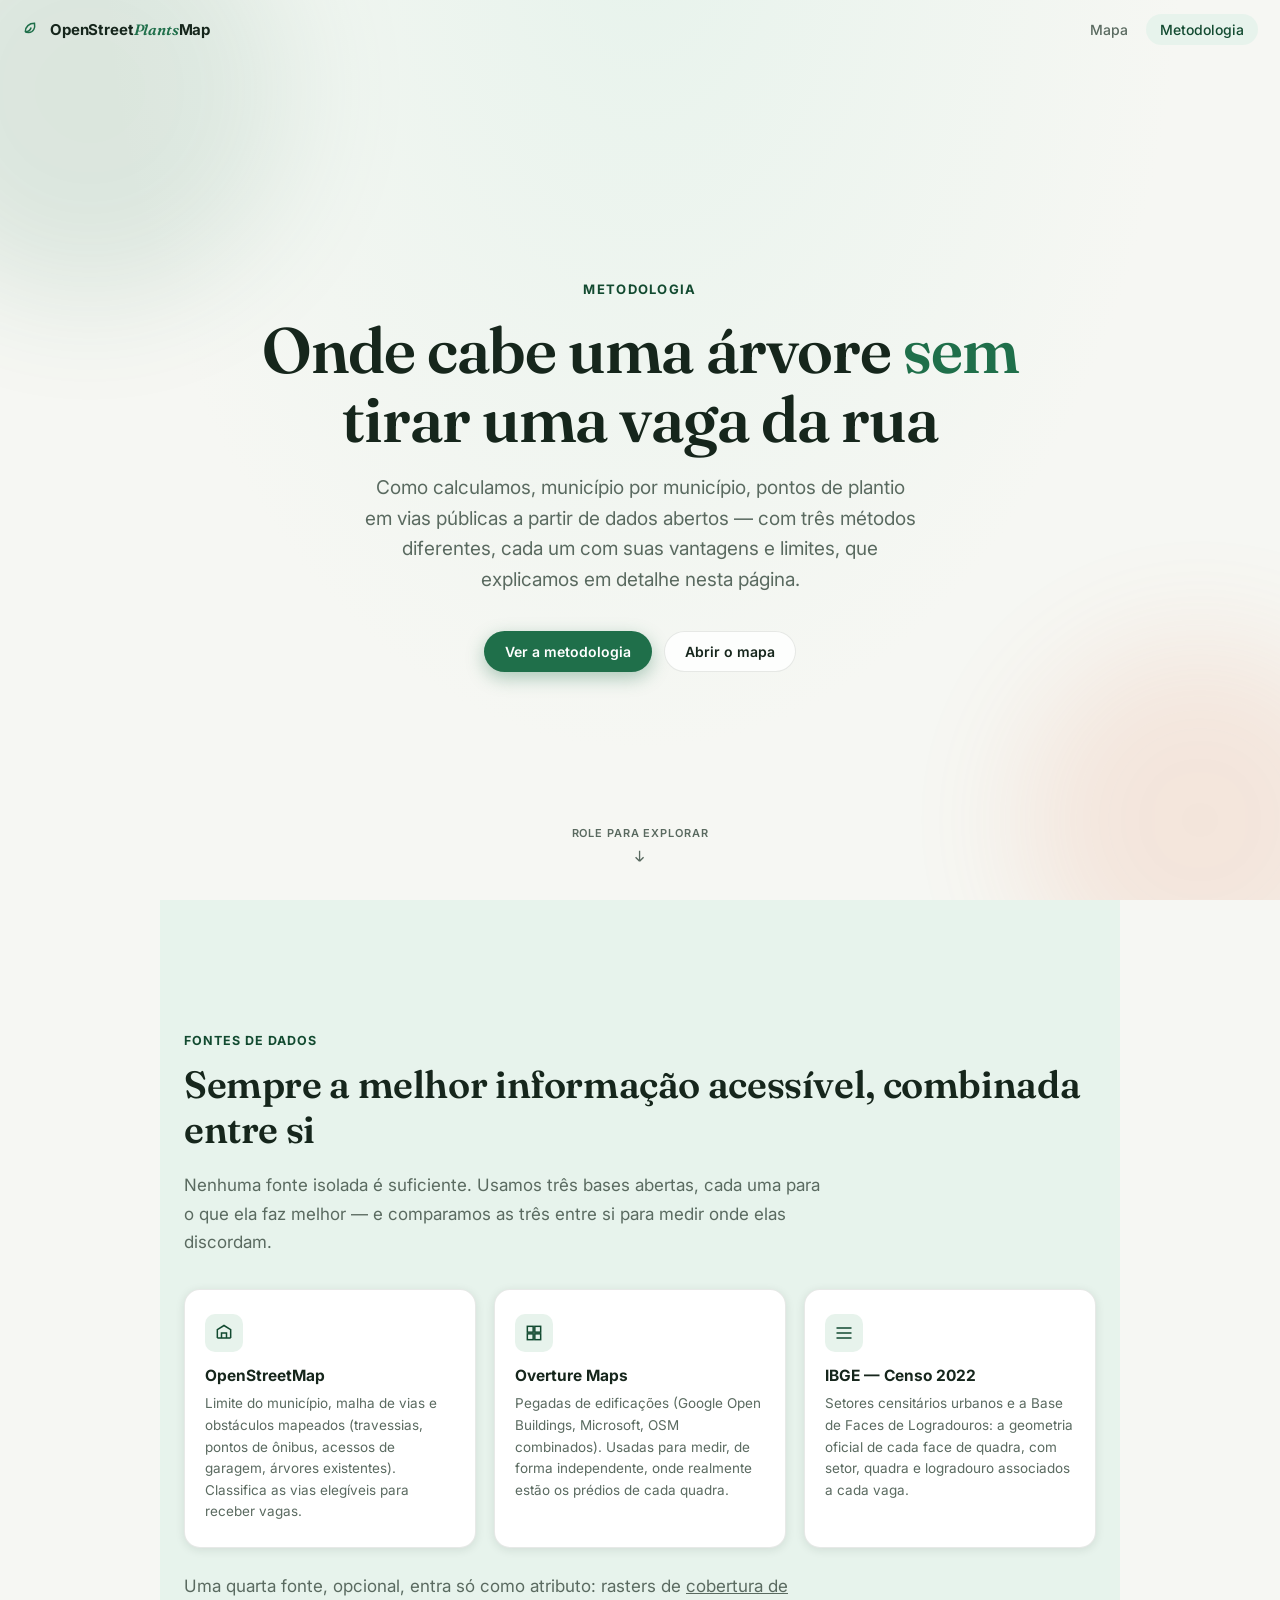
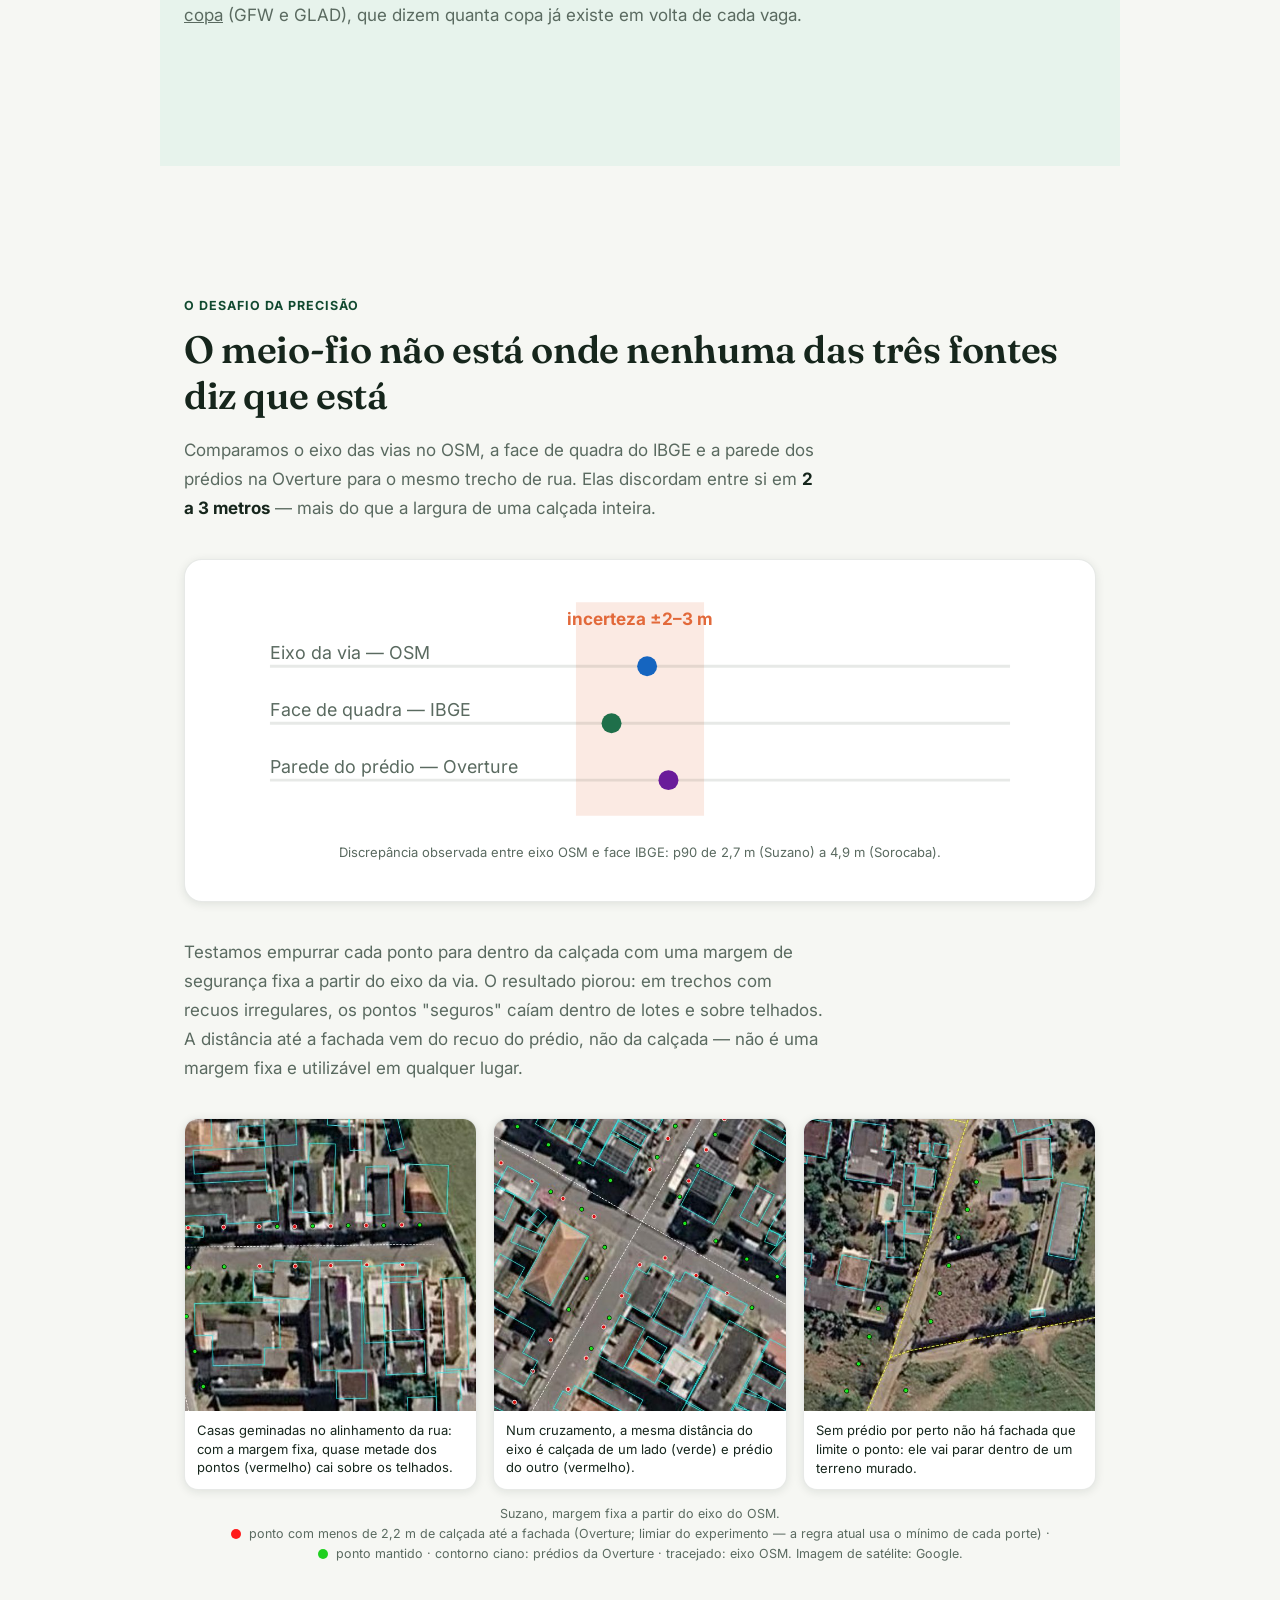
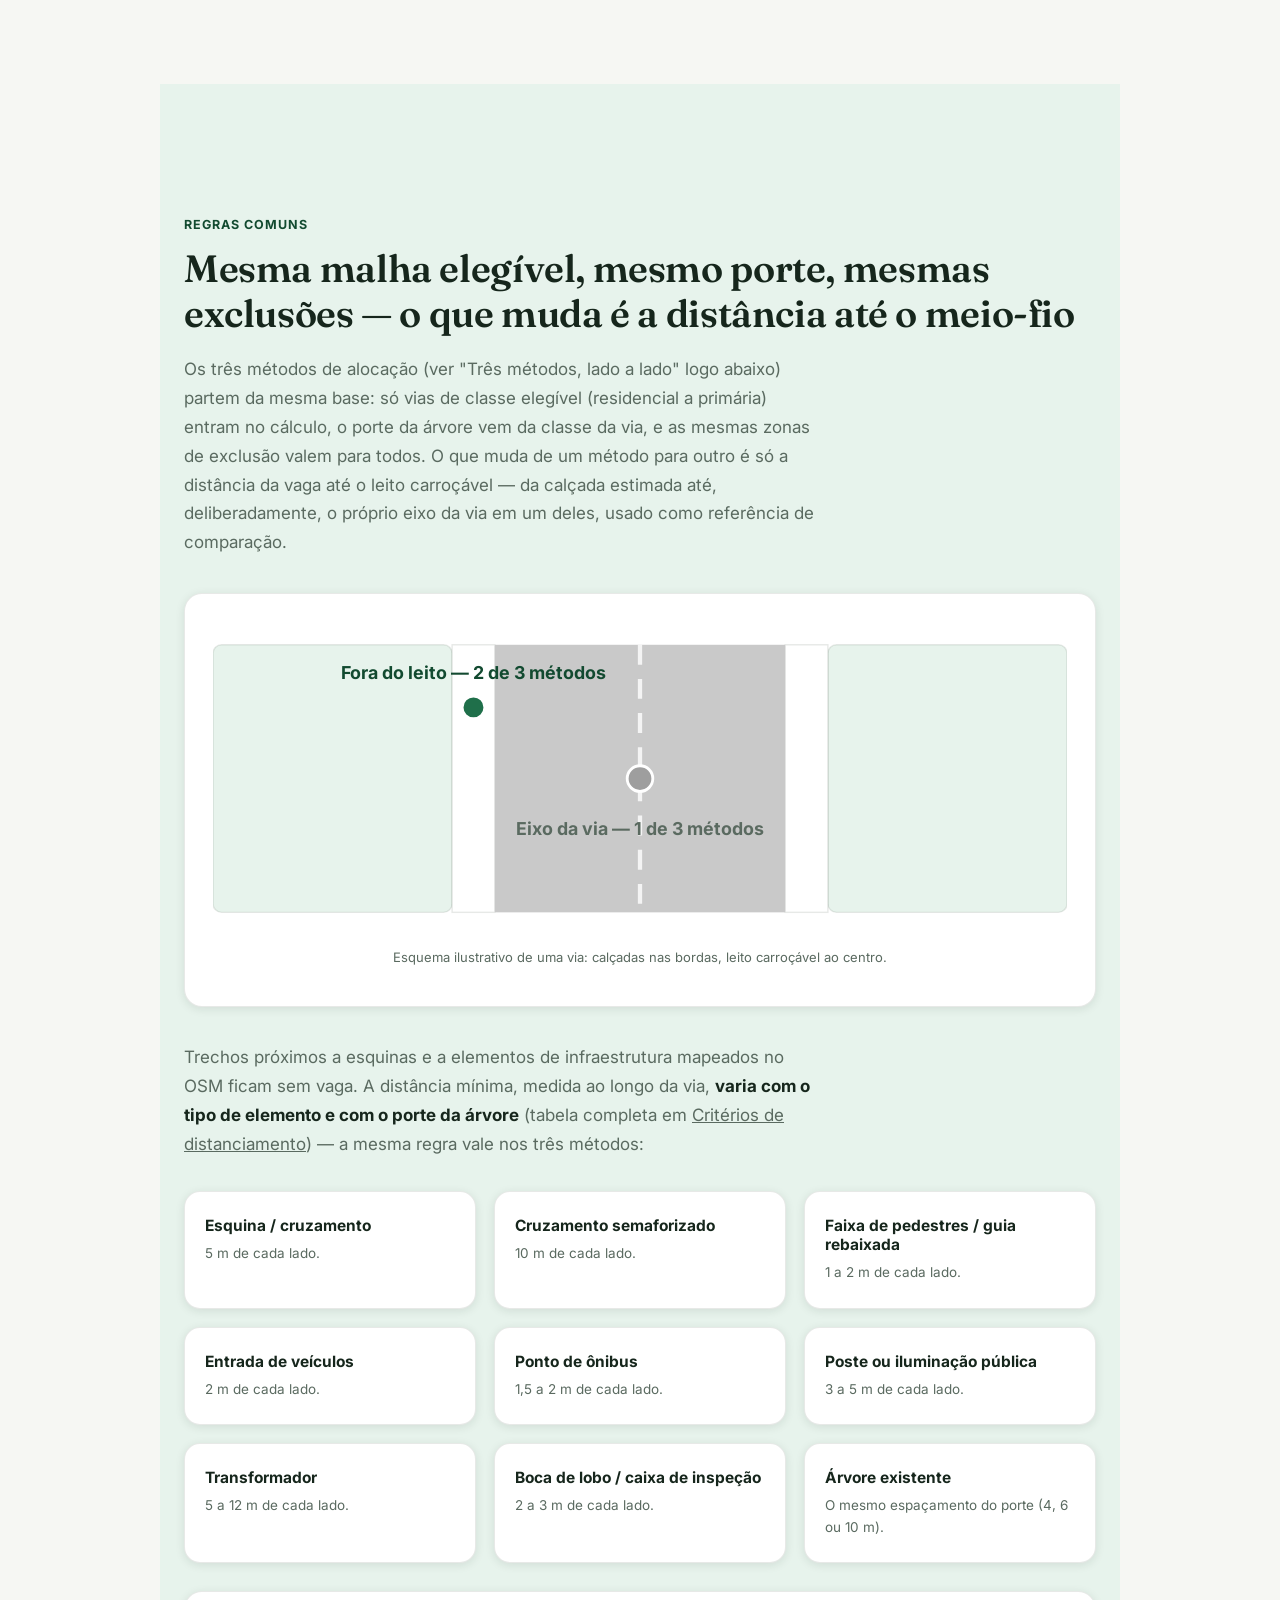
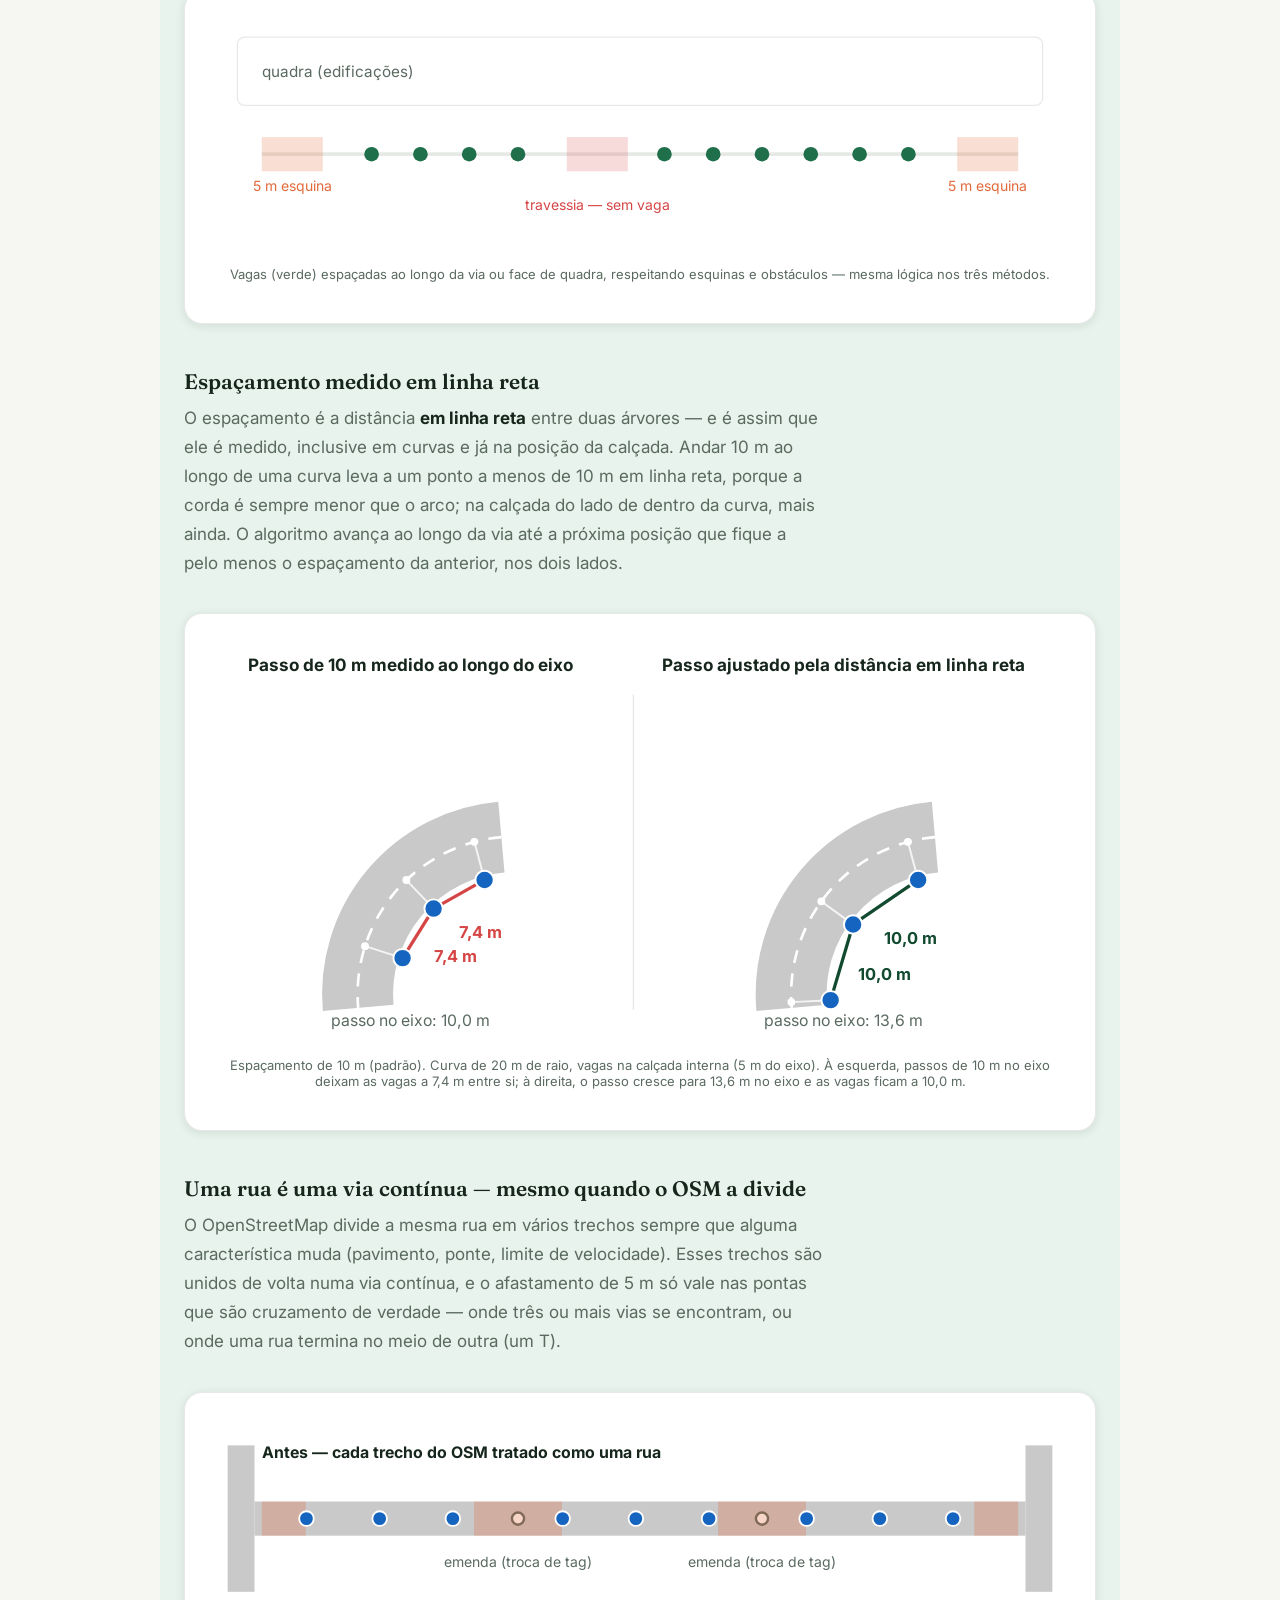
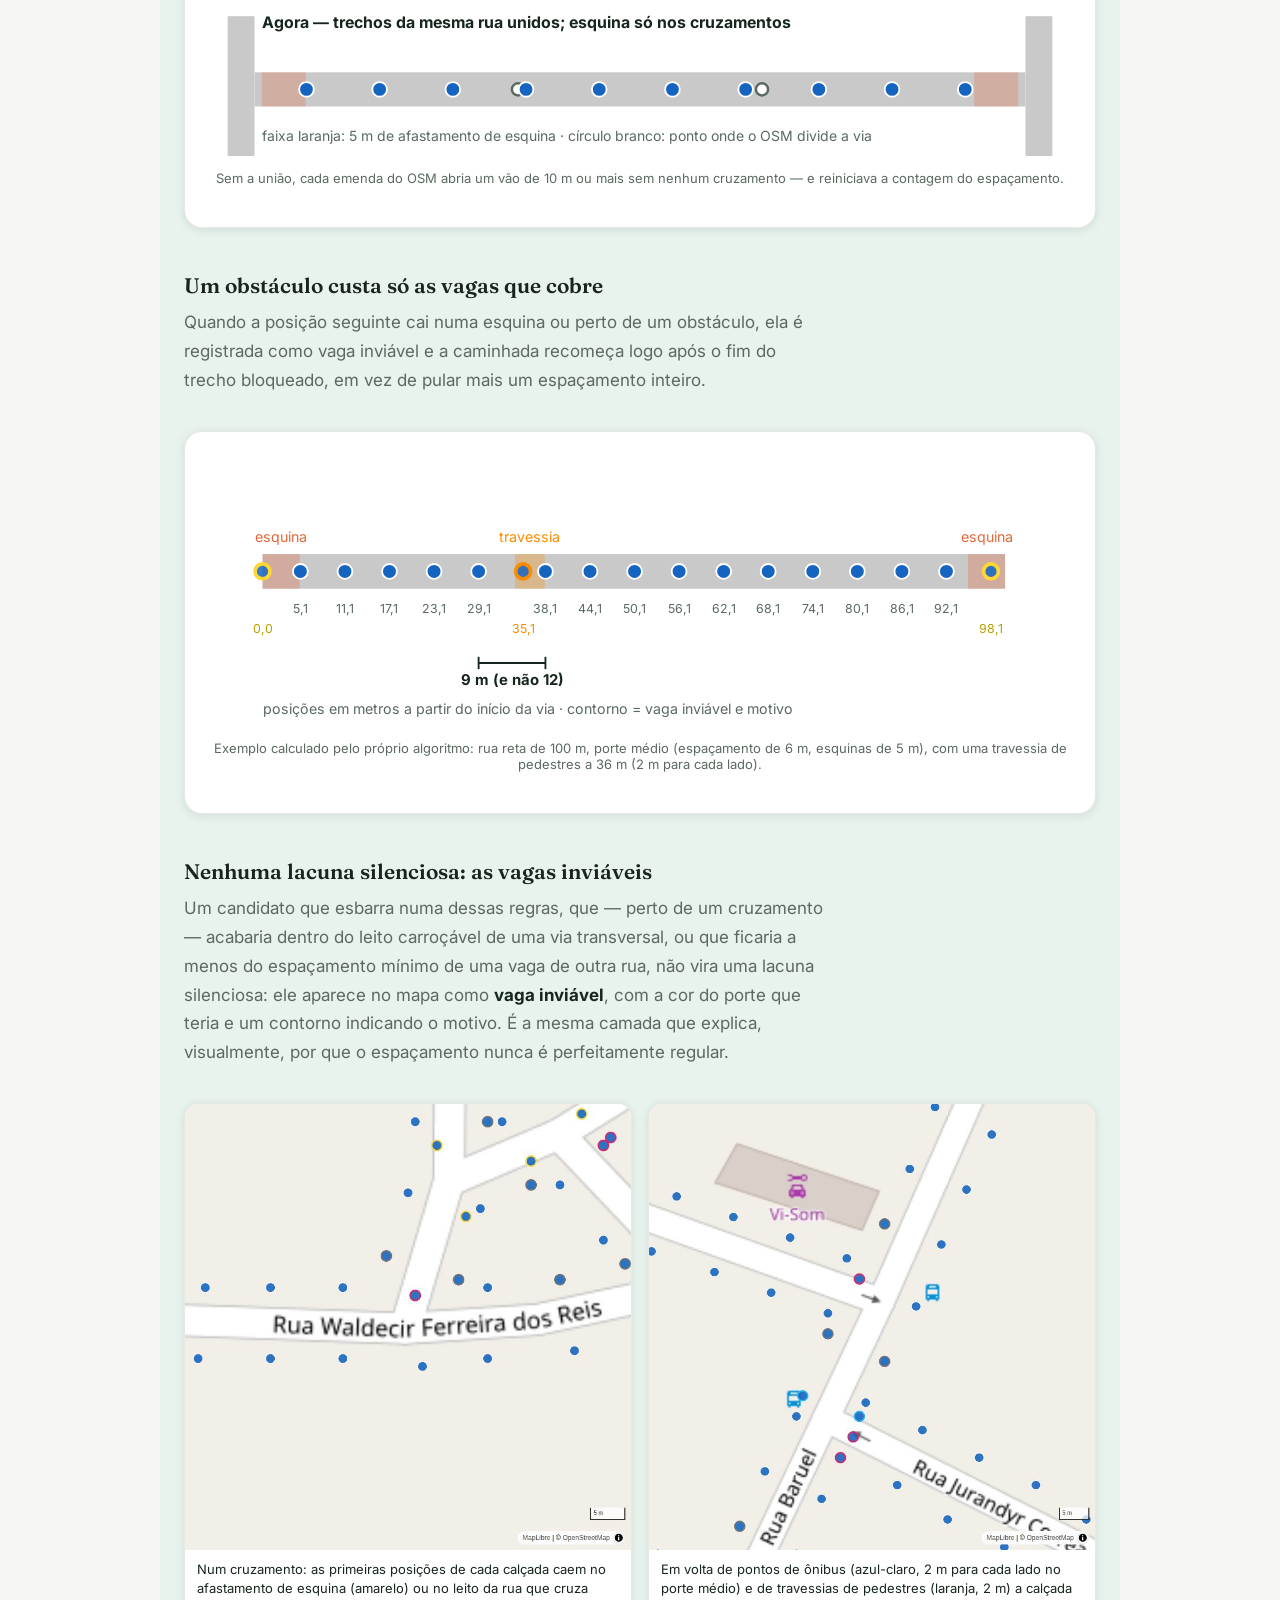
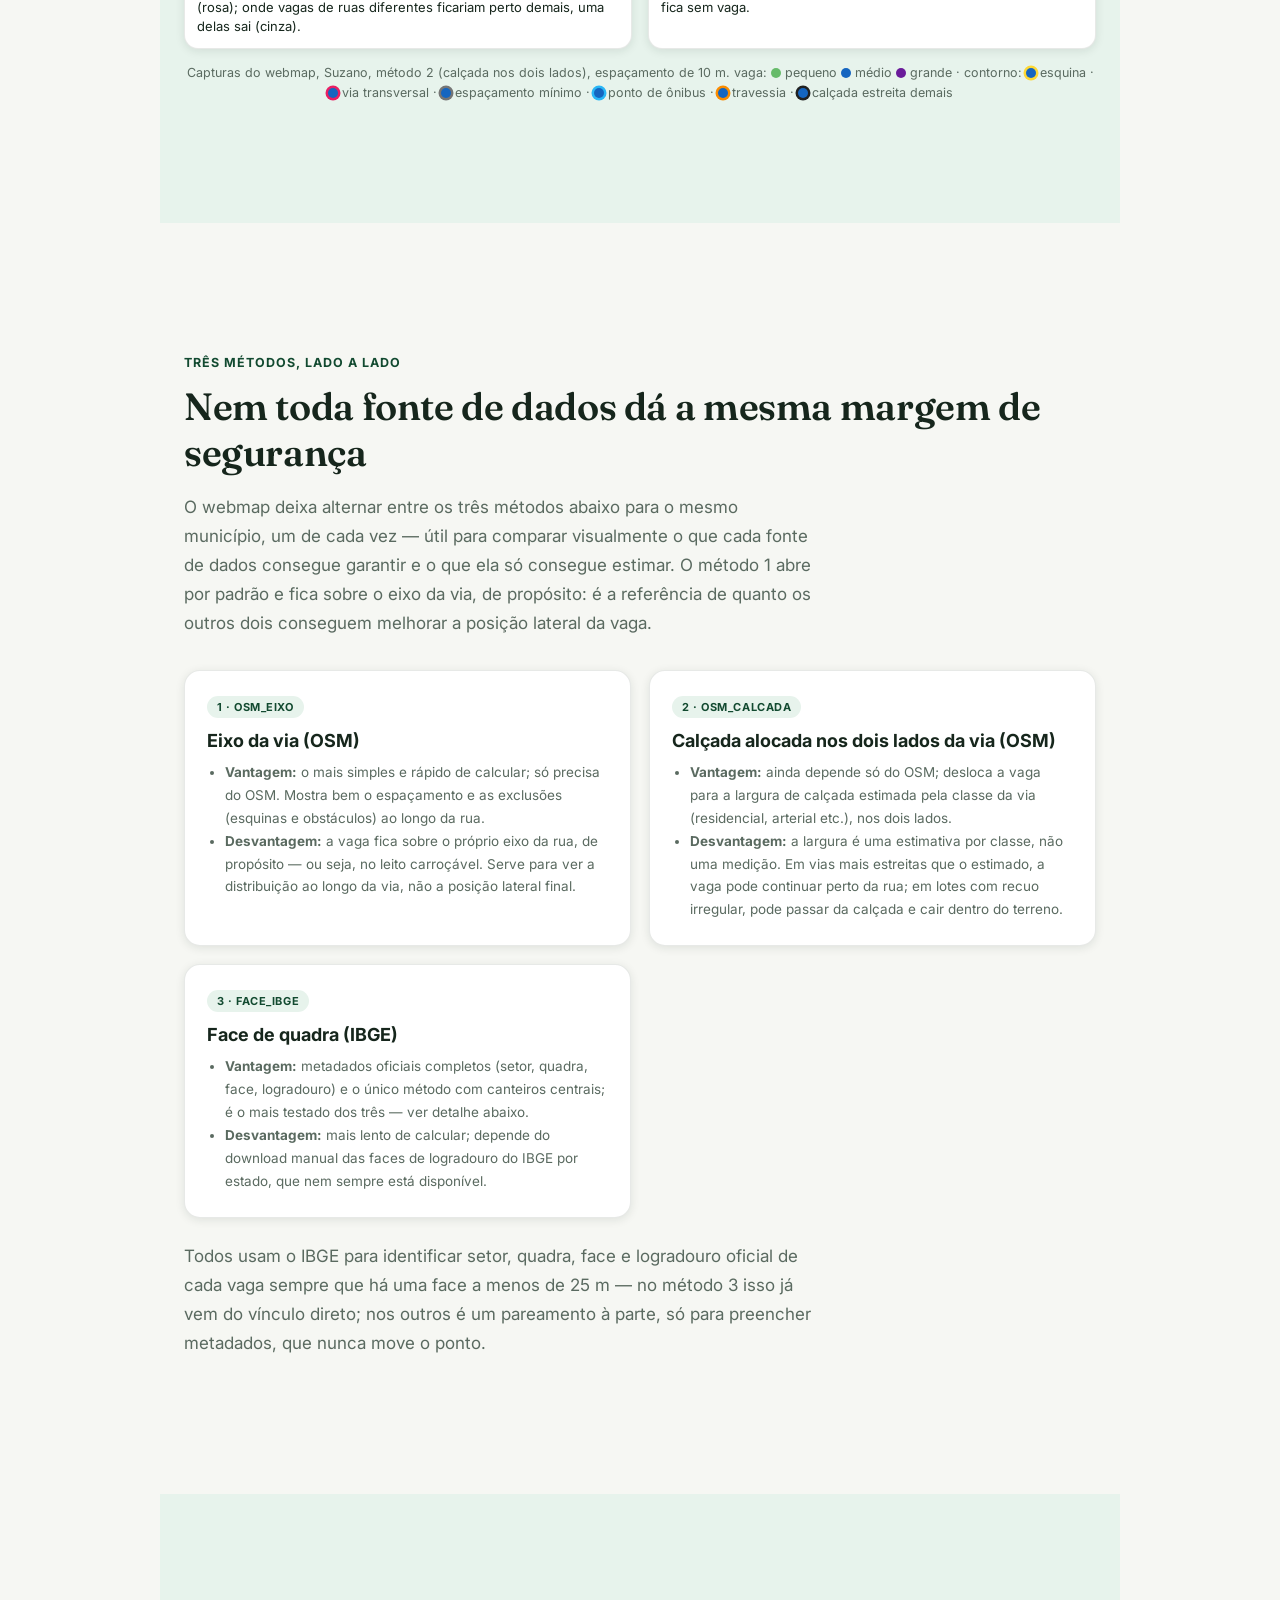
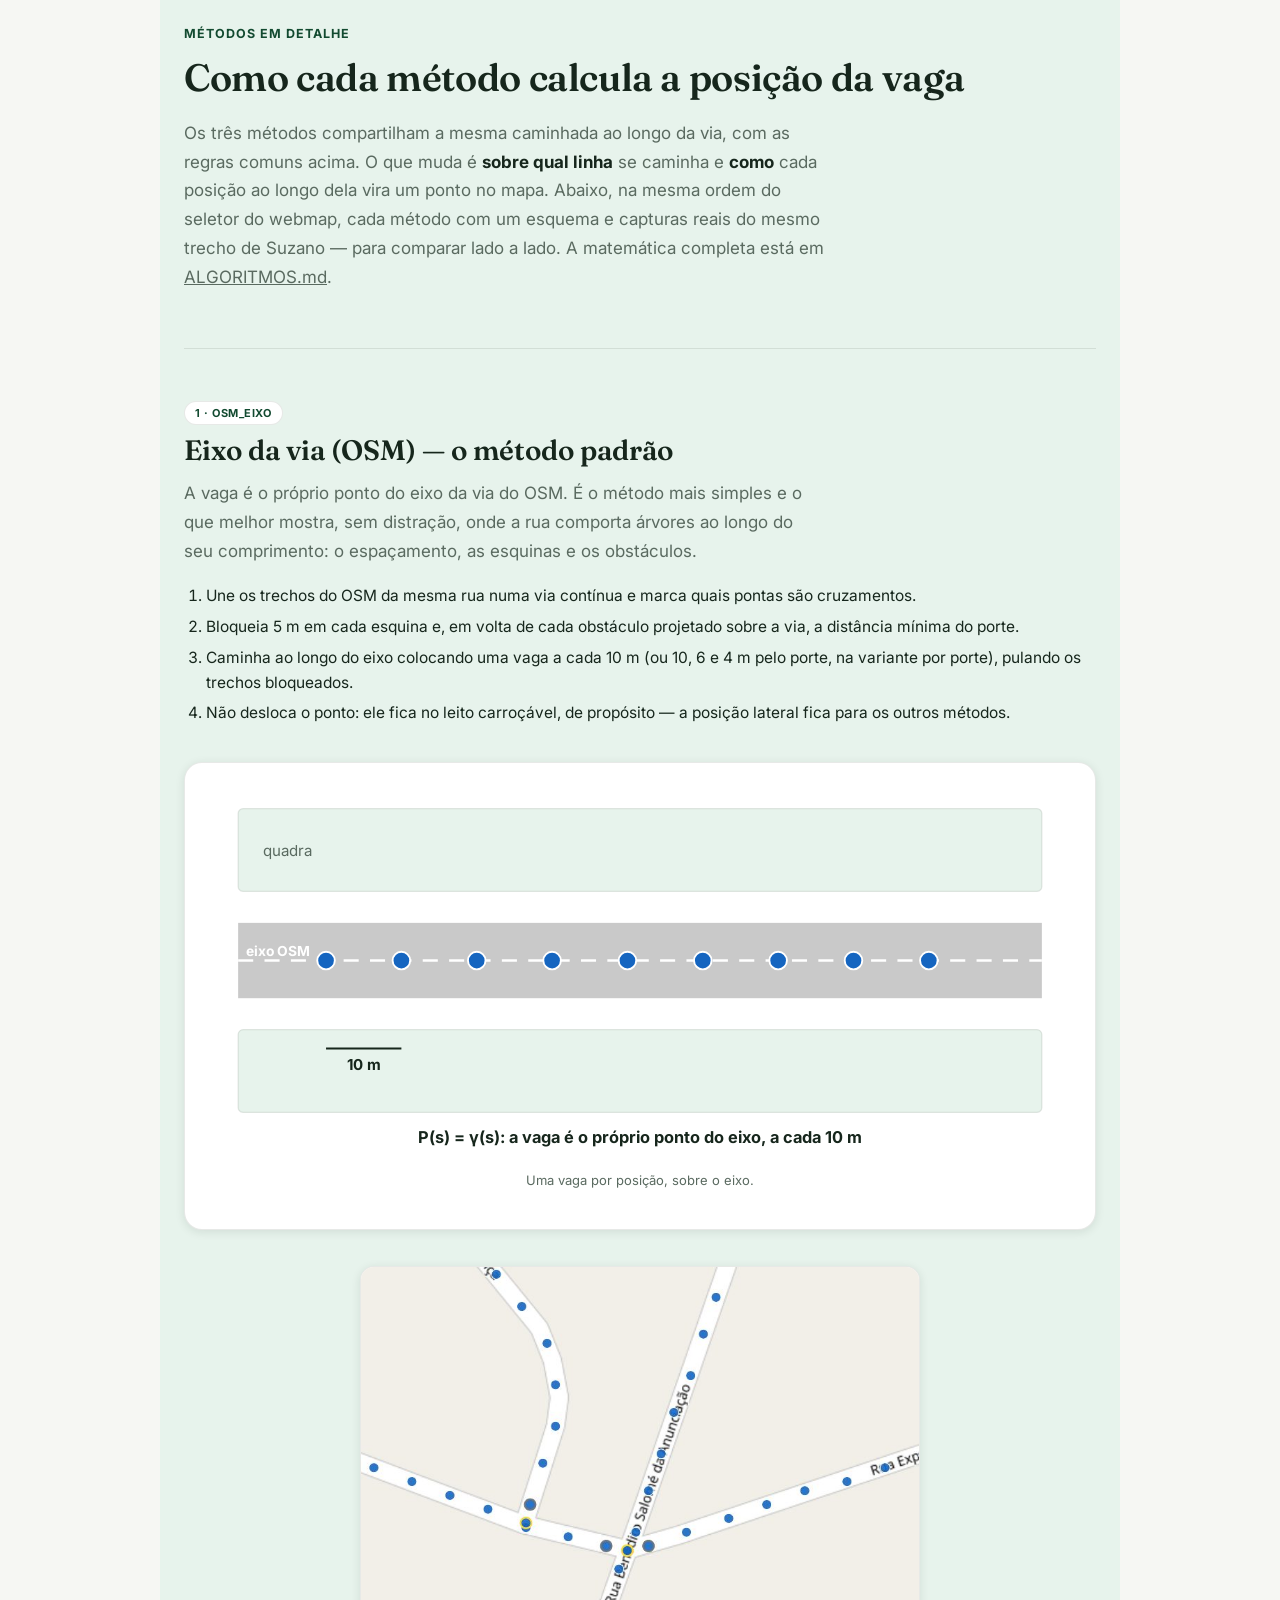
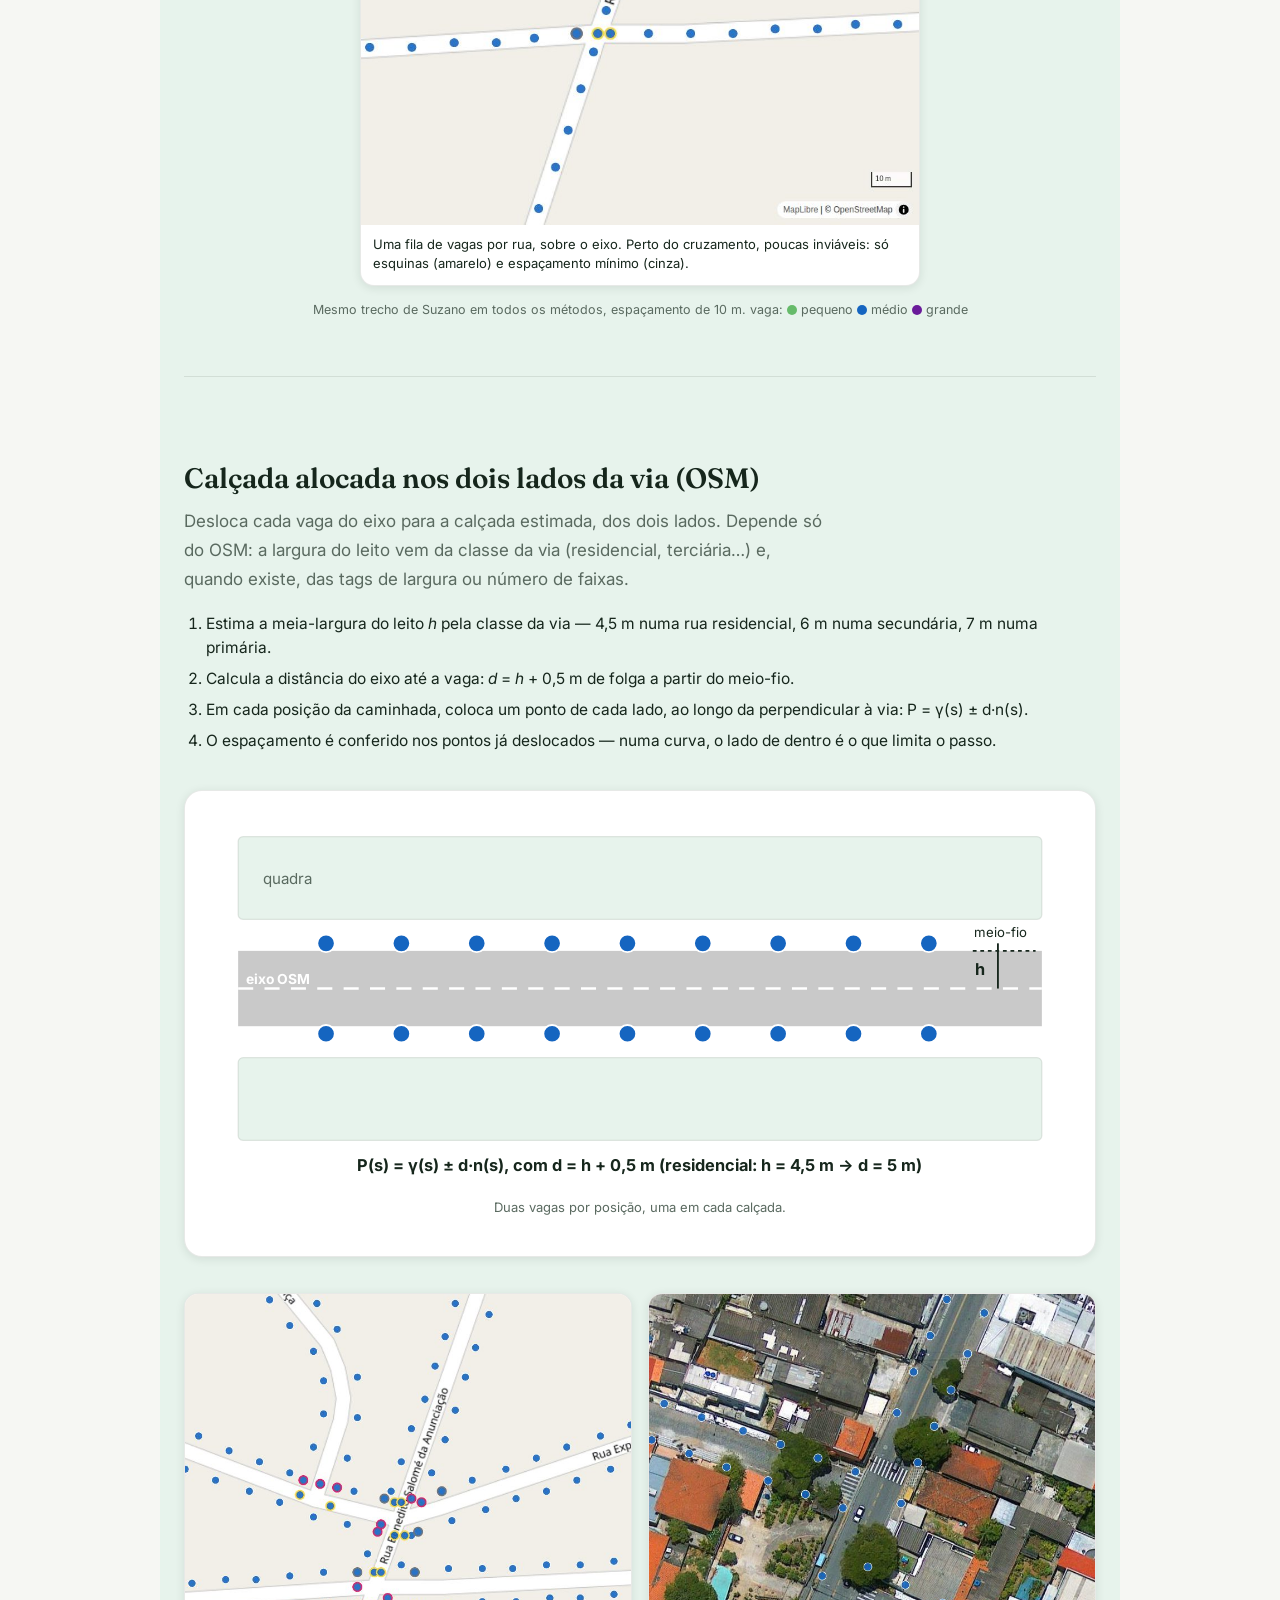
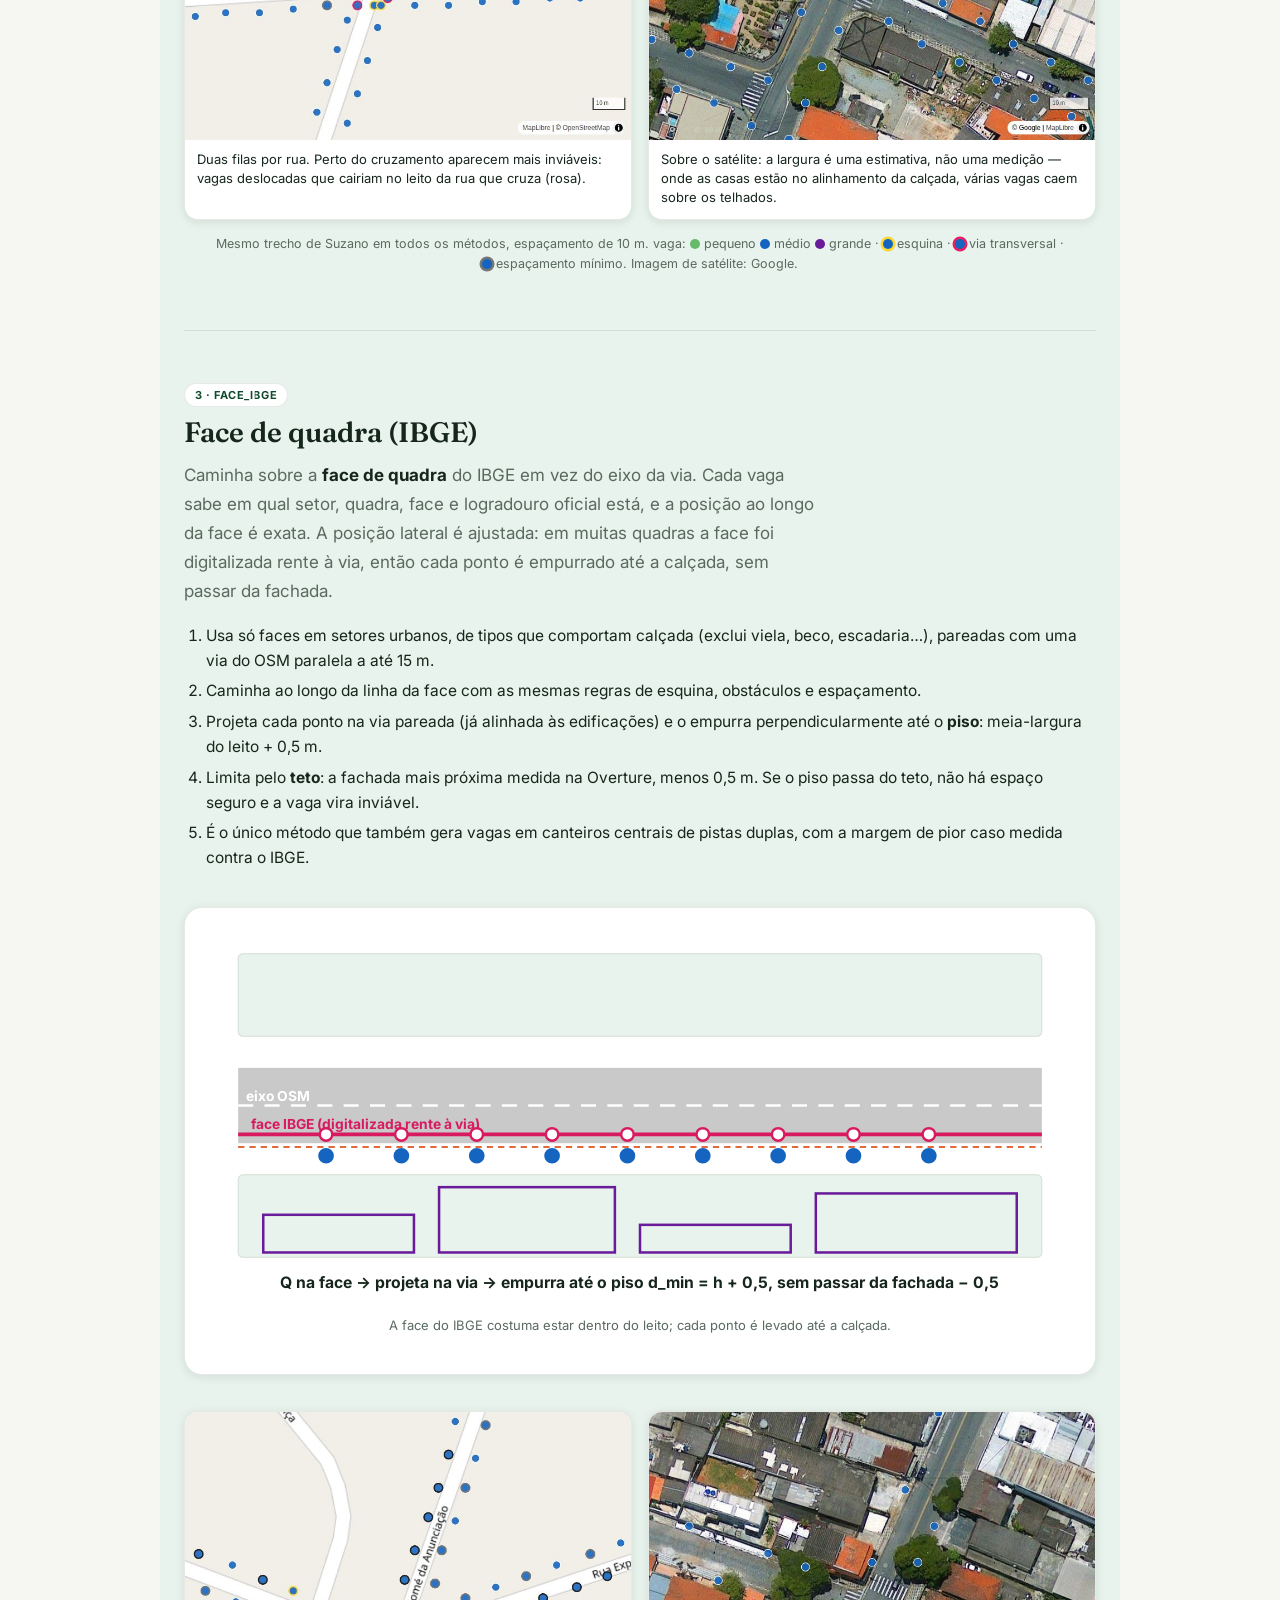
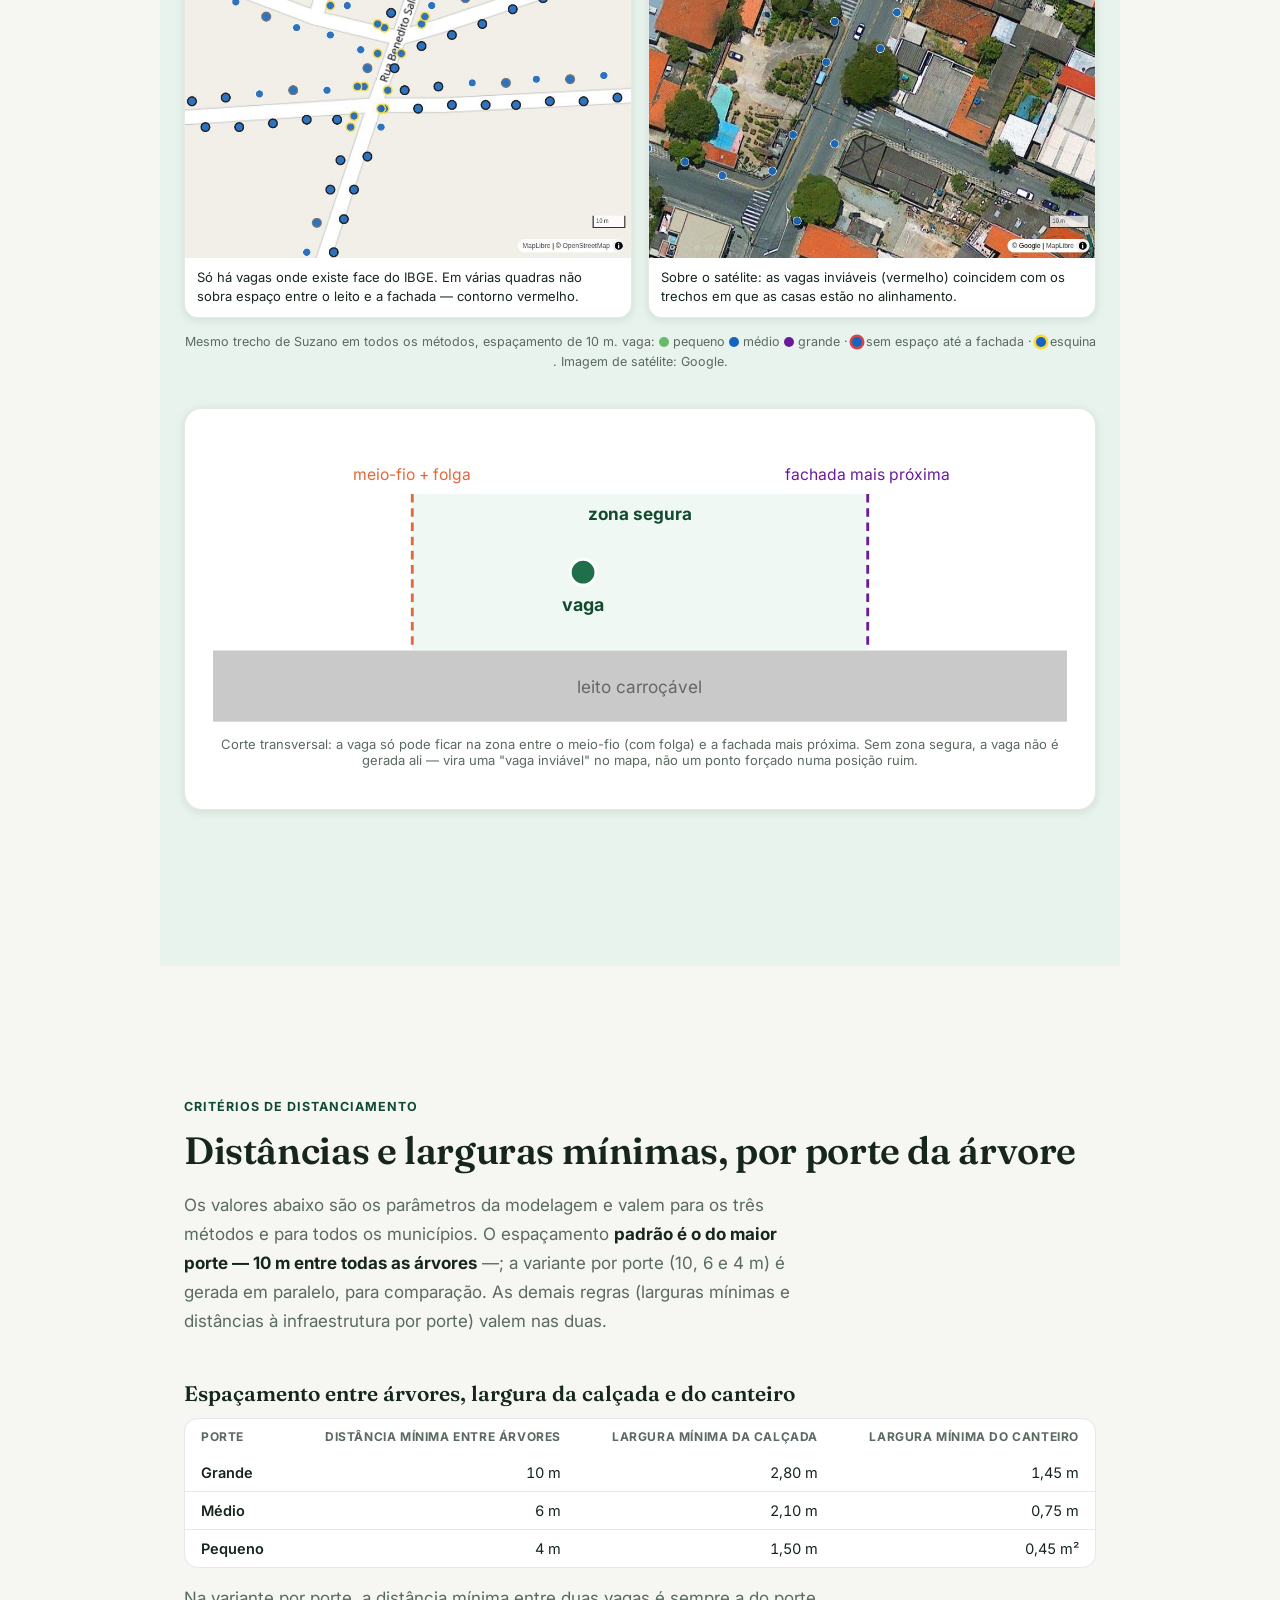
<file: webmap/metodologia.html>
<!doctype html>
<html lang="pt-BR">
<head>
  <meta charset="utf-8" />
  <meta name="viewport" content="width=device-width, initial-scale=1" />
  <title>Metodologia — Vagas de Plantio</title>
  <meta name="description" content="Como calculamos as vagas de plantio de árvores em vias públicas: fontes de dados, limites de precisão e regras de alocação." />
  <link rel="icon" href="data:image/svg+xml,%3Csvg xmlns='http://www.w3.org/2000/svg' viewBox='0 0 24 24'%3E%3Ctext y='20' font-size='22'%3E%F0%9F%8C%B3%3C/text%3E%3C/svg%3E">
  <link rel="stylesheet" href="css/base.css?v=3" />
  <link rel="stylesheet" href="css/metodologia.css?v=5" />
</head>
<body>
  <div class="progress-bar" id="progress-bar"></div>

  <nav class="site-nav story-nav">
    <a class="brand" href="index.html">
      <svg class="leaf" viewBox="0 0 24 24" fill="none" stroke="currentColor" stroke-width="1.8">
        <path d="M4 14c0-6 4.5-10 11-10 1 5-1 11-7 11-2.3 0-3.6-.4-4-1Z" />
        <path d="M4 14c3 0 6-1.5 7-5" />
      </svg>
      <span>OpenStreet<span class="brand-plants">Plants</span>Map</span>
    </a>
    <div class="links">
      <a href="index.html">Mapa</a>
      <a href="metodologia.html" class="active">Metodologia</a>
    </div>
  </nav>

  <!-- Hero -->
  <header class="hero">
    <p class="kicker">Metodologia</p>
    <h1>Onde cabe uma árvore <em>sem</em> tirar uma vaga da rua</h1>
    <p class="lede">
      Como calculamos, município por município, pontos de plantio em vias públicas a partir de
      dados abertos — com três métodos diferentes, cada um com suas vantagens e limites, que
      explicamos em detalhe nesta página.
    </p>
    <div class="cta-row">
      <a class="btn btn-primary" href="#fontes">Ver a metodologia</a>
      <a class="btn btn-ghost" href="index.html">Abrir o mapa</a>
    </div>
    <div class="scroll-cue">
      Role para explorar
      <svg viewBox="0 0 24 24" fill="none" stroke="currentColor" stroke-width="2"><path d="M12 4v16m0 0-6-6m6 6 6-6"/></svg>
    </div>
  </header>

  <!-- Fontes de dados -->
  <section class="story-section alt" id="fontes">
    <p class="eyebrow reveal">Fontes de dados</p>
    <h2 class="reveal">Sempre a melhor informação acessível, combinada entre si</h2>
    <p class="lead reveal">
      Nenhuma fonte isolada é suficiente. Usamos três bases abertas, cada uma para o que ela faz melhor —
      e comparamos as três entre si para medir onde elas discordam.
    </p>

    <div class="card-grid">
      <article class="source-card reveal">
        <div class="icon">
          <svg viewBox="0 0 24 24" fill="none" stroke="currentColor" stroke-width="1.8"><path d="M4 18V8l8-5 8 5v10M4 18h16M9 18v-6h6v6"/></svg>
        </div>
        <h3>OpenStreetMap</h3>
        <p>Limite do município, malha de vias e obstáculos mapeados (travessias, pontos de ônibus,
          acessos de garagem, árvores existentes). Classifica as vias elegíveis para receber vagas.</p>
      </article>
      <article class="source-card reveal">
        <div class="icon">
          <svg viewBox="0 0 24 24" fill="none" stroke="currentColor" stroke-width="1.8"><rect x="4" y="4" width="7" height="7"/><rect x="13" y="4" width="7" height="7"/><rect x="4" y="13" width="7" height="7"/><rect x="13" y="13" width="7" height="7"/></svg>
        </div>
        <h3>Overture Maps</h3>
        <p>Pegadas de edificações (Google Open Buildings, Microsoft, OSM combinados). Usadas para
          medir, de forma independente, onde realmente estão os prédios de cada quadra.</p>
      </article>
      <article class="source-card reveal">
        <div class="icon">
          <svg viewBox="0 0 24 24" fill="none" stroke="currentColor" stroke-width="1.8"><path d="M3 12h18M3 6h18M3 18h18"/></svg>
        </div>
        <h3>IBGE — Censo 2022</h3>
        <p>Setores censitários urbanos e a Base de Faces de Logradouros: a geometria oficial de cada
          face de quadra, com setor, quadra e logradouro associados a cada vaga.</p>
      </article>
    </div>
    <p class="lead reveal" style="margin-top:24px">
      Uma quarta fonte, opcional, entra só como atributo: rasters de <a href="#copa">cobertura de copa</a>
      (GFW e GLAD), que dizem quanta copa já existe em volta de cada vaga.
    </p>
  </section>

  <!-- O desafio da precisão -->
  <section class="story-section" id="precisao">
    <p class="eyebrow reveal">O desafio da precisão</p>
    <h2 class="reveal">O meio-fio não está onde nenhuma das três fontes diz que está</h2>
    <p class="lead reveal">
      Comparamos o eixo das vias no OSM, a face de quadra do IBGE e a parede dos prédios na Overture
      para o mesmo trecho de rua. Elas discordam entre si em <strong>2 a 3 metros</strong> — mais do
      que a largura de uma calçada inteira.
    </p>

    <div class="diagram reveal">
      <svg viewBox="0 0 600 170" role="img" aria-label="Três fontes de geometria indicando posições diferentes para o mesmo meio-fio, com uma faixa de incerteza de 2 a 3 metros">
        <rect class="fade" x="255" y="10" width="90" height="150" fill="var(--accent)" fill-opacity="0.14" />
        <text class="fade" x="300" y="26" text-anchor="middle" font-size="12" font-weight="700" fill="var(--accent)">incerteza ±2–3 m</text>

        <line x1="40" y1="55" x2="560" y2="55" stroke="var(--border)" stroke-width="2" />
        <circle class="pop" cx="305" cy="55" r="7" fill="#1565c0" />
        <text x="40" y="50" font-size="12.5" fill="var(--muted)">Eixo da via — OSM</text>

        <line x1="40" y1="95" x2="560" y2="95" stroke="var(--border)" stroke-width="2" />
        <circle class="pop delay-1" cx="280" cy="95" r="7" fill="var(--primary)" />
        <text x="40" y="90" font-size="12.5" fill="var(--muted)">Face de quadra — IBGE</text>

        <line x1="40" y1="135" x2="560" y2="135" stroke="var(--border)" stroke-width="2" />
        <circle class="pop delay-2" cx="320" cy="135" r="7" fill="#6a1b9a" />
        <text x="40" y="130" font-size="12.5" fill="var(--muted)">Parede do prédio — Overture</text>
      </svg>
      <p class="caption">Discrepância observada entre eixo OSM e face IBGE: p90 de 2,7 m (Suzano) a 4,9 m (Sorocaba).</p>
    </div>

    <p class="lead reveal">
      Testamos empurrar cada ponto para dentro da calçada com uma margem de segurança fixa a partir do
      eixo da via. O resultado piorou: em trechos com recuos irregulares, os pontos "seguros" caíam
      dentro de lotes e sobre telhados. A distância até a fachada vem do recuo do prédio, não da
      calçada — não é uma margem fixa e utilizável em qualquer lugar.
    </p>

    <figure class="photo-figure reveal">
      <div class="photo-grid">
        <figure>
          <img src="img/margem-fixa-telhados.jpg" width="518" height="517" loading="lazy"
               alt="Rua com casas geminadas: pontos vermelhos, deslocados por margem fixa a partir do eixo, caem sobre os telhados das casas dos dois lados" />
          <figcaption>Casas geminadas no alinhamento da rua: com a margem fixa, quase metade dos pontos
            (vermelho) cai sobre os telhados.</figcaption>
        </figure>
        <figure>
          <img src="img/margem-fixa-cruzamento.jpg" width="518" height="517" loading="lazy"
               alt="Cruzamento no centro: pontos vermelhos sobre edificações e verdes na calçada, todos à mesma distância do eixo da via" />
          <figcaption>Num cruzamento, a mesma distância do eixo é calçada de um lado (verde) e prédio do
            outro (vermelho).</figcaption>
        </figure>
        <figure>
          <img src="img/margem-fixa-lote.jpg" width="518" height="517" loading="lazy"
               alt="Via sem edificação próxima: pontos deslocados do eixo caem dentro de um terreno murado e em área de vegetação" />
          <figcaption>Sem prédio por perto não há fachada que limite o ponto: ele vai parar dentro de um
            terreno murado.</figcaption>
        </figure>
      </div>
      <figcaption class="caption">
        Suzano, margem fixa a partir do eixo do OSM. <span class="key"><i style="background:#ff1a1a"></i>
        ponto com menos de 2,2 m de calçada até a fachada (Overture; limiar do experimento — a regra atual usa o mínimo de cada porte)</span> ·
        <span class="key"><i style="background:#20d020"></i> ponto mantido</span> ·
        contorno ciano: prédios da Overture · tracejado: eixo OSM. Imagem de satélite: Google.
      </figcaption>
    </figure>
  </section>

  <!-- Regras comuns aos três métodos -->
  <section class="story-section alt" id="pedra-fundamental">
    <p class="eyebrow reveal">Regras comuns</p>
    <h2 class="reveal">Mesma malha elegível, mesmo porte, mesmas exclusões — o que muda é a distância até o meio-fio</h2>
    <p class="lead reveal">
      Os três métodos de alocação (ver "Três métodos, lado a lado" logo abaixo) partem da mesma
      base: só vias de classe elegível (residencial a primária) entram no cálculo, o porte da árvore
      vem da classe da via, e as mesmas zonas de exclusão valem para todos. O que muda de um método
      para outro é só a distância da vaga até o leito carroçável — da calçada estimada até,
      deliberadamente, o próprio eixo da via em um deles, usado como referência de comparação.
    </p>

    <div class="diagram reveal">
      <svg viewBox="0 0 600 220" role="img" aria-label="Comparação entre uma vaga no eixo da via, usada como referência de comparação, e uma vaga fora do leito carroçável, usada pelos outros dois métodos">
        <rect x="0" y="16" width="168" height="188" rx="6" fill="var(--primary-light)" stroke="var(--border)" />
        <rect x="432" y="16" width="168" height="188" rx="6" fill="var(--primary-light)" stroke="var(--border)" />
        <rect x="168" y="16" width="30" height="188" fill="var(--surface-solid)" stroke="var(--border)" />
        <rect x="402" y="16" width="30" height="188" fill="var(--surface-solid)" stroke="var(--border)" />
        <rect x="198" y="16" width="204" height="188" fill="#c9c9c9" />
        <line x1="300" y1="16" x2="300" y2="204" stroke="#ffffff" stroke-width="3" stroke-dasharray="14 10" opacity="0.8" />

        <g class="pop">
          <circle cx="300" cy="110" r="9" fill="#9e9e9e" stroke="#ffffff" stroke-width="2" />
        </g>
        <text class="pop fade" x="300" y="150" text-anchor="middle" font-size="12.5" font-weight="700" fill="var(--muted)">Eixo da via — 1 de 3 métodos</text>

        <g class="pop delay-2">
          <circle cx="183" cy="60" r="8" fill="var(--primary)" stroke="#ffffff" stroke-width="2" />
        </g>
        <text class="pop delay-2 fade" x="183" y="40" text-anchor="middle" font-size="12.5" font-weight="700" fill="var(--primary-dark)">Fora do leito — 2 de 3 métodos</text>
      </svg>
      <p class="caption">Esquema ilustrativo de uma via: calçadas nas bordas, leito carroçável ao centro.</p>
    </div>

    <p class="lead reveal" style="margin-top:28px">Trechos próximos a esquinas e a elementos de infraestrutura mapeados no OSM ficam sem vaga. A distância mínima, medida ao longo da via, <strong>varia com o tipo de elemento e com o porte da árvore</strong> (tabela completa em <a href="#criterios">Critérios de distanciamento</a>) — a mesma regra vale nos três métodos:</p>
    <div class="card-grid">
      <article class="source-card reveal"><h3>Esquina / cruzamento</h3><p>5 m de cada lado.</p></article>
      <article class="source-card reveal"><h3>Cruzamento semaforizado</h3><p>10 m de cada lado.</p></article>
      <article class="source-card reveal"><h3>Faixa de pedestres / guia rebaixada</h3><p>1 a 2 m de cada lado.</p></article>
      <article class="source-card reveal"><h3>Entrada de veículos</h3><p>2 m de cada lado.</p></article>
      <article class="source-card reveal"><h3>Ponto de ônibus</h3><p>1,5 a 2 m de cada lado.</p></article>
      <article class="source-card reveal"><h3>Poste ou iluminação pública</h3><p>3 a 5 m de cada lado.</p></article>
      <article class="source-card reveal"><h3>Transformador</h3><p>5 a 12 m de cada lado.</p></article>
      <article class="source-card reveal"><h3>Boca de lobo / caixa de inspeção</h3><p>2 a 3 m de cada lado.</p></article>
      <article class="source-card reveal"><h3>Árvore existente</h3><p>O mesmo espaçamento do porte (4, 6 ou 10 m).</p></article>
    </div>

    <div class="diagram reveal" style="margin-top:28px">
      <svg viewBox="0 0 700 190" role="img" aria-label="Vagas espaçadas ao longo de uma via, com recuo de cinco metros nas esquinas e uma zona sem vaga em frente a um obstáculo">
        <rect x="20" y="14" width="660" height="56" rx="6" fill="var(--surface-solid)" stroke="var(--border)" />
        <text x="40" y="47" font-size="12.5" fill="var(--muted)">quadra (edificações)</text>

        <line x1="40" y1="110" x2="660" y2="110" stroke="var(--border)" stroke-width="3" />

        <rect class="fade" x="40" y="96" width="50" height="28" fill="var(--accent)" fill-opacity="0.22" />
        <rect class="fade" x="610" y="96" width="50" height="28" fill="var(--accent)" fill-opacity="0.22" />
        <text class="fade" x="65" y="140" text-anchor="middle" font-size="11.5" fill="var(--accent)">5 m esquina</text>
        <text class="fade" x="635" y="140" text-anchor="middle" font-size="11.5" fill="var(--accent)">5 m esquina</text>

        <rect class="fade delay-1" x="290" y="96" width="50" height="28" fill="#d64545" fill-opacity="0.2" />
        <text class="fade delay-1" x="315" y="156" text-anchor="middle" font-size="11.5" fill="#d64545">travessia — sem vaga</text>

        <g class="pop">
          <circle cx="130" cy="110" r="6" fill="var(--primary)" />
          <circle cx="170" cy="110" r="6" fill="var(--primary)" />
          <circle cx="210" cy="110" r="6" fill="var(--primary)" />
          <circle cx="250" cy="110" r="6" fill="var(--primary)" />
          <circle cx="370" cy="110" r="6" fill="var(--primary)" />
          <circle cx="410" cy="110" r="6" fill="var(--primary)" />
          <circle cx="450" cy="110" r="6" fill="var(--primary)" />
          <circle cx="490" cy="110" r="6" fill="var(--primary)" />
          <circle cx="530" cy="110" r="6" fill="var(--primary)" />
          <circle cx="570" cy="110" r="6" fill="var(--primary)" />
        </g>
      </svg>
      <p class="caption">Vagas (verde) espaçadas ao longo da via ou face de quadra, respeitando esquinas e obstáculos — mesma lógica nos três métodos.</p>
    </div>

    <h3 class="sub-title reveal">Espaçamento medido em linha reta</h3>
    <p class="lead reveal">
      O espaçamento é a distância <strong>em linha reta</strong> entre duas árvores — e é assim que
      ele é medido, inclusive em curvas e já na posição da calçada. Andar 10 m ao longo de uma curva
      leva a um ponto a menos de 10 m em linha reta, porque a corda é sempre menor que o arco; na
      calçada do lado de dentro da curva, mais ainda. O algoritmo avança ao longo da via até a próxima
      posição que fique a pelo menos o espaçamento da anterior, nos dois lados.
    </p>
    <div class="diagram reveal">
      <svg viewBox="0 0 650 305" role="img" aria-label="Numa curva, vagas na calçada interna espaçadas 10 m ao longo do eixo ficam a 7,4 m em linha reta; com o passo ajustado para 13,6 m no eixo, ficam a 10 m">
        <text x="150" y="22" text-anchor="middle" font-size="13" fill="var(--fg)" font-weight="700">Passo de 10 m medido ao longo do eixo</text>
        <path d="M 219.5 148.5 A 120 120 0 0 0 110.5 278.5" fill="none" stroke="#c9c9c9" stroke-width="54" />
        <path d="M 219.5 148.5 A 120 120 0 0 0 110.5 278.5" fill="none" stroke="#fff" stroke-width="2" stroke-dasharray="10 8" />
        <line x1="198.9" y1="152.1" x2="206.7" y2="181.1" stroke="#fff" stroke-width="1.5" opacity="0.8" />
        <circle cx="198.9" cy="152.1" r="3" fill="#fff" />
        <line x1="147.2" y1="181.2" x2="167.9" y2="202.9" stroke="#fff" stroke-width="1.5" opacity="0.8" />
        <circle cx="147.2" cy="181.2" r="3" fill="#fff" />
        <line x1="115.7" y1="231.5" x2="144.3" y2="240.6" stroke="#fff" stroke-width="1.5" opacity="0.8" />
        <circle cx="115.7" cy="231.5" r="3" fill="#fff" />
        <line class="fade" x1="206.7" y1="181.1" x2="167.9" y2="202.9" stroke="#d64545" stroke-width="2.5" />
        <text class="fade" x="203.9" y="225.6" text-anchor="middle" font-size="12.5" fill="#d64545" font-weight="700">7,4 m</text>
        <line class="fade" x1="167.9" y1="202.9" x2="144.3" y2="240.6" stroke="#d64545" stroke-width="2.5" />
        <text class="fade" x="184.9" y="243.8" text-anchor="middle" font-size="12.5" fill="#d64545" font-weight="700">7,4 m</text>
        <circle class="pop" cx="206.7" cy="181.1" r="7" fill="#1565c0" stroke="#fff" stroke-width="1.5" />
        <circle class="pop" cx="167.9" cy="202.9" r="7" fill="#1565c0" stroke="#fff" stroke-width="1.5" />
        <circle class="pop" cx="144.3" cy="240.6" r="7" fill="#1565c0" stroke="#fff" stroke-width="1.5" />
        <text x="150" y="292" text-anchor="middle" font-size="12" fill="var(--muted)">passo no eixo: 10,0 m</text>
        <text x="480" y="22" text-anchor="middle" font-size="13" fill="var(--fg)" font-weight="700">Passo ajustado pela distância em linha reta</text>
        <path d="M 549.5 148.5 A 120 120 0 0 0 440.5 278.5" fill="none" stroke="#c9c9c9" stroke-width="54" />
        <path d="M 549.5 148.5 A 120 120 0 0 0 440.5 278.5" fill="none" stroke="#fff" stroke-width="2" stroke-dasharray="10 8" />
        <line x1="528.9" y1="152.1" x2="536.7" y2="181.1" stroke="#fff" stroke-width="1.5" opacity="0.8" />
        <circle cx="528.9" cy="152.1" r="3" fill="#fff" />
        <line x1="463" y1="197.4" x2="487.2" y2="215" stroke="#fff" stroke-width="1.5" opacity="0.8" />
        <circle cx="463" cy="197.4" r="3" fill="#fff" />
        <line x1="440.2" y1="274.1" x2="470.1" y2="272.6" stroke="#fff" stroke-width="1.5" opacity="0.8" />
        <circle cx="440.2" cy="274.1" r="3" fill="#fff" />
        <line class="fade" x1="536.7" y1="181.1" x2="487.2" y2="215" stroke="var(--primary-dark)" stroke-width="2.5" />
        <text class="fade" x="531.2" y="230.1" text-anchor="middle" font-size="12.5" fill="var(--primary-dark)" font-weight="700">10,0 m</text>
        <line class="fade" x1="487.2" y1="215" x2="470.1" y2="272.6" stroke="var(--primary-dark)" stroke-width="2.5" />
        <text class="fade" x="511.3" y="257.5" text-anchor="middle" font-size="12.5" fill="var(--primary-dark)" font-weight="700">10,0 m</text>
        <circle class="pop" cx="536.7" cy="181.1" r="7" fill="#1565c0" stroke="#fff" stroke-width="1.5" />
        <circle class="pop" cx="487.2" cy="215" r="7" fill="#1565c0" stroke="#fff" stroke-width="1.5" />
        <circle class="pop" cx="470.1" cy="272.6" r="7" fill="#1565c0" stroke="#fff" stroke-width="1.5" />
        <text x="480" y="292" text-anchor="middle" font-size="12" fill="var(--muted)">passo no eixo: 13,6 m</text>
        <line x1="320" y1="40" x2="320" y2="280" stroke="var(--border)" />
      </svg>
      <p class="caption">Espaçamento de 10 m (padrão). Curva de 20 m de raio, vagas na calçada interna (5 m do eixo). À esquerda, passos de 10 m no eixo deixam as vagas a 7,4 m entre si; à direita, o passo cresce para 13,6 m no eixo e as vagas ficam a 10,0 m.</p>
    </div>

    <h3 class="sub-title reveal">Uma rua é uma via contínua — mesmo quando o OSM a divide</h3>
    <p class="lead reveal">
      O OpenStreetMap divide a mesma rua em vários trechos sempre que alguma característica muda
      (pavimento, ponte, limite de velocidade). Esses trechos são unidos de volta numa via contínua,
      e o afastamento de 5 m só vale nas pontas que são cruzamento de verdade — onde três ou mais vias
      se encontram, ou onde uma rua termina no meio de outra (um T).
    </p>
    <div class="diagram reveal">
      <svg viewBox="0 0 700 275" role="img" aria-label="Antes, cada emenda do OSM recebia afastamento de esquina e reiniciava o espaçamento; agora a rua é uma via contínua e o afastamento só vale nos cruzamentos">
        <text x="40" y="30" text-anchor="start" font-size="13" fill="var(--fg)" font-weight="700">Antes — cada trecho do OSM tratado como uma rua</text>
        <rect x="12" y="20" width="22" height="120" fill="#c9c9c9" />
        <rect x="666" y="20" width="22" height="120" fill="#c9c9c9" />
        <rect x="34" y="66" width="632" height="28" fill="#c9c9c9" />
        <circle cx="250" cy="80" r="5" fill="#fff" stroke="var(--muted)" stroke-width="2" />
        <circle cx="450" cy="80" r="5" fill="#fff" stroke="var(--muted)" stroke-width="2" />
        <rect class="fade" x="40" y="66" width="36" height="28" fill="var(--accent)" fill-opacity="0.28" />
        <rect class="fade" x="214" y="66" width="36" height="28" fill="var(--accent)" fill-opacity="0.28" />
        <circle class="pop" cx="76.6" cy="80" r="6" fill="#1565c0" stroke="#fff" stroke-width="1.5" />
        <circle class="pop" cx="136.6" cy="80" r="6" fill="#1565c0" stroke="#fff" stroke-width="1.5" />
        <circle class="pop" cx="196.6" cy="80" r="6" fill="#1565c0" stroke="#fff" stroke-width="1.5" />
        <rect class="fade" x="250" y="66" width="36" height="28" fill="var(--accent)" fill-opacity="0.28" />
        <rect class="fade" x="414" y="66" width="36" height="28" fill="var(--accent)" fill-opacity="0.28" />
        <circle class="pop" cx="286.6" cy="80" r="6" fill="#1565c0" stroke="#fff" stroke-width="1.5" />
        <circle class="pop" cx="346.6" cy="80" r="6" fill="#1565c0" stroke="#fff" stroke-width="1.5" />
        <circle class="pop" cx="406.6" cy="80" r="6" fill="#1565c0" stroke="#fff" stroke-width="1.5" />
        <rect class="fade" x="450" y="66" width="36" height="28" fill="var(--accent)" fill-opacity="0.28" />
        <rect class="fade" x="624" y="66" width="36" height="28" fill="var(--accent)" fill-opacity="0.28" />
        <circle class="pop" cx="486.6" cy="80" r="6" fill="#1565c0" stroke="#fff" stroke-width="1.5" />
        <circle class="pop" cx="546.6" cy="80" r="6" fill="#1565c0" stroke="#fff" stroke-width="1.5" />
        <circle class="pop" cx="606.6" cy="80" r="6" fill="#1565c0" stroke="#fff" stroke-width="1.5" />
        <text x="250" y="120" text-anchor="middle" font-size="11.5" fill="var(--muted)">emenda (troca de tag)</text>
        <text x="450" y="120" text-anchor="middle" font-size="11.5" fill="var(--muted)">emenda (troca de tag)</text>
        <text x="40" y="170" text-anchor="start" font-size="13" fill="var(--fg)" font-weight="700">Agora — trechos da mesma rua unidos; esquina só nos cruzamentos</text>
        <rect x="12" y="160" width="22" height="120" fill="#c9c9c9" />
        <rect x="666" y="160" width="22" height="120" fill="#c9c9c9" />
        <rect x="34" y="206" width="632" height="28" fill="#c9c9c9" />
        <circle cx="250" cy="220" r="5" fill="#fff" stroke="var(--muted)" stroke-width="2" />
        <circle cx="450" cy="220" r="5" fill="#fff" stroke="var(--muted)" stroke-width="2" />
        <rect class="fade" x="40" y="206" width="36" height="28" fill="var(--accent)" fill-opacity="0.28" />
        <rect class="fade" x="624" y="206" width="36" height="28" fill="var(--accent)" fill-opacity="0.28" />
        <circle class="pop" cx="76.6" cy="220" r="6" fill="#1565c0" stroke="#fff" stroke-width="1.5" />
        <circle class="pop" cx="136.6" cy="220" r="6" fill="#1565c0" stroke="#fff" stroke-width="1.5" />
        <circle class="pop" cx="196.6" cy="220" r="6" fill="#1565c0" stroke="#fff" stroke-width="1.5" />
        <circle class="pop" cx="256.6" cy="220" r="6" fill="#1565c0" stroke="#fff" stroke-width="1.5" />
        <circle class="pop" cx="316.6" cy="220" r="6" fill="#1565c0" stroke="#fff" stroke-width="1.5" />
        <circle class="pop" cx="376.6" cy="220" r="6" fill="#1565c0" stroke="#fff" stroke-width="1.5" />
        <circle class="pop" cx="436.6" cy="220" r="6" fill="#1565c0" stroke="#fff" stroke-width="1.5" />
        <circle class="pop" cx="496.6" cy="220" r="6" fill="#1565c0" stroke="#fff" stroke-width="1.5" />
        <circle class="pop" cx="556.6" cy="220" r="6" fill="#1565c0" stroke="#fff" stroke-width="1.5" />
        <circle class="pop" cx="616.6" cy="220" r="6" fill="#1565c0" stroke="#fff" stroke-width="1.5" />
        <text x="40" y="262" text-anchor="start" font-size="11.5" fill="var(--muted)">faixa laranja: 5 m de afastamento de esquina · círculo branco: ponto onde o OSM divide a via</text>
      </svg>
      <p class="caption">Sem a união, cada emenda do OSM abria um vão de 10 m ou mais sem nenhum cruzamento — e reiniciava a contagem do espaçamento.</p>
    </div>

    <h3 class="sub-title reveal">Um obstáculo custa só as vagas que cobre</h3>
    <p class="lead reveal">
      Quando a posição seguinte cai numa esquina ou perto de um obstáculo, ela é registrada como vaga
      inviável e a caminhada recomeça logo após o fim do trecho bloqueado, em vez de pular mais um
      espaçamento inteiro.
    </p>
    <div class="diagram reveal">
      <svg viewBox="0 0 690 215" role="img" aria-label="Rua de 100 m com esquinas nas pontas e uma travessia entre 34 e 38 m, espaçamento de 6 m: as vagas caem em 5,1, 11,1, 17,1, 23,1 e 29,1 m, a candidata em 35,1 m é inviável e a caminhada retoma em 38,1 m">
        <rect x="40" y="76" width="600" height="28" fill="#c9c9c9" />
        <rect class="fade" x="40" y="76" width="30" height="28" fill="var(--accent)" fill-opacity="0.3" />
        <rect class="fade" x="244" y="76" width="24" height="28" fill="#fb8c00" fill-opacity="0.3" />
        <rect class="fade" x="610" y="76" width="30" height="28" fill="var(--accent)" fill-opacity="0.3" />
        <text x="55" y="66" text-anchor="middle" font-size="11.5" fill="var(--accent)">esquina</text>
        <text x="256" y="66" text-anchor="middle" font-size="11.5" fill="#fb8c00">travessia</text>
        <text x="625" y="66" text-anchor="middle" font-size="11.5" fill="var(--accent)">esquina</text>
        <circle class="pop" cx="70.6" cy="90" r="6" fill="#1565c0" stroke="#fff" stroke-width="1.5" />
        <text x="70.6" y="124" text-anchor="middle" font-size="10" fill="var(--muted)">5,1</text>
        <circle class="pop" cx="106.6" cy="90" r="6" fill="#1565c0" stroke="#fff" stroke-width="1.5" />
        <text x="106.6" y="124" text-anchor="middle" font-size="10" fill="var(--muted)">11,1</text>
        <circle class="pop" cx="142.6" cy="90" r="6" fill="#1565c0" stroke="#fff" stroke-width="1.5" />
        <text x="142.6" y="124" text-anchor="middle" font-size="10" fill="var(--muted)">17,1</text>
        <circle class="pop" cx="178.6" cy="90" r="6" fill="#1565c0" stroke="#fff" stroke-width="1.5" />
        <text x="178.6" y="124" text-anchor="middle" font-size="10" fill="var(--muted)">23,1</text>
        <circle class="pop" cx="214.6" cy="90" r="6" fill="#1565c0" stroke="#fff" stroke-width="1.5" />
        <text x="214.6" y="124" text-anchor="middle" font-size="10" fill="var(--muted)">29,1</text>
        <circle class="pop" cx="268.6" cy="90" r="6" fill="#1565c0" stroke="#fff" stroke-width="1.5" />
        <text x="268.6" y="124" text-anchor="middle" font-size="10" fill="var(--muted)">38,1</text>
        <circle class="pop" cx="304.6" cy="90" r="6" fill="#1565c0" stroke="#fff" stroke-width="1.5" />
        <text x="304.6" y="124" text-anchor="middle" font-size="10" fill="var(--muted)">44,1</text>
        <circle class="pop" cx="340.6" cy="90" r="6" fill="#1565c0" stroke="#fff" stroke-width="1.5" />
        <text x="340.6" y="124" text-anchor="middle" font-size="10" fill="var(--muted)">50,1</text>
        <circle class="pop" cx="376.6" cy="90" r="6" fill="#1565c0" stroke="#fff" stroke-width="1.5" />
        <text x="376.6" y="124" text-anchor="middle" font-size="10" fill="var(--muted)">56,1</text>
        <circle class="pop" cx="412.6" cy="90" r="6" fill="#1565c0" stroke="#fff" stroke-width="1.5" />
        <text x="412.6" y="124" text-anchor="middle" font-size="10" fill="var(--muted)">62,1</text>
        <circle class="pop" cx="448.6" cy="90" r="6" fill="#1565c0" stroke="#fff" stroke-width="1.5" />
        <text x="448.6" y="124" text-anchor="middle" font-size="10" fill="var(--muted)">68,1</text>
        <circle class="pop" cx="484.6" cy="90" r="6" fill="#1565c0" stroke="#fff" stroke-width="1.5" />
        <text x="484.6" y="124" text-anchor="middle" font-size="10" fill="var(--muted)">74,1</text>
        <circle class="pop" cx="520.6" cy="90" r="6" fill="#1565c0" stroke="#fff" stroke-width="1.5" />
        <text x="520.6" y="124" text-anchor="middle" font-size="10" fill="var(--muted)">80,1</text>
        <circle class="pop" cx="556.6" cy="90" r="6" fill="#1565c0" stroke="#fff" stroke-width="1.5" />
        <text x="556.6" y="124" text-anchor="middle" font-size="10" fill="var(--muted)">86,1</text>
        <circle class="pop" cx="592.6" cy="90" r="6" fill="#1565c0" stroke="#fff" stroke-width="1.5" />
        <text x="592.6" y="124" text-anchor="middle" font-size="10" fill="var(--muted)">92,1</text>
        <circle cx="40.0" cy="90" r="6" fill="#1565c0" fill-opacity="0.85" stroke="#fdd835" stroke-width="3" />
        <text x="40.0" y="140" text-anchor="middle" font-size="10" fill="#b8a000">0,0</text>
        <circle cx="250.6" cy="90" r="6" fill="#1565c0" fill-opacity="0.85" stroke="#fb8c00" stroke-width="3" />
        <text x="250.6" y="140" text-anchor="middle" font-size="10" fill="#fb8c00">35,1</text>
        <circle cx="628.6" cy="90" r="6" fill="#1565c0" fill-opacity="0.85" stroke="#fdd835" stroke-width="3" />
        <text x="628.6" y="140" text-anchor="middle" font-size="10" fill="#b8a000">98,1</text>
        <line x1="214.6" y1="164" x2="268.6" y2="164" stroke="var(--fg)" stroke-width="1.5" />
        <line x1="214.6" y1="159" x2="214.6" y2="169" stroke="var(--fg)" stroke-width="1.5" />
        <line x1="268.6" y1="159" x2="268.6" y2="169" stroke="var(--fg)" stroke-width="1.5" />
        <text x="241.6" y="182" text-anchor="middle" font-size="12" fill="var(--fg)" font-weight="700">9 m (e não 12)</text>
        <text x="40" y="205" text-anchor="start" font-size="11.5" fill="var(--muted)">posições em metros a partir do início da via · contorno = vaga inviável e motivo</text>
      </svg>
      <p class="caption">Exemplo calculado pelo próprio algoritmo: rua reta de 100 m, porte médio (espaçamento de 6 m, esquinas de 5 m), com uma travessia de pedestres a 36 m (2 m para cada lado).</p>
    </div>

    <h3 class="sub-title reveal">Nenhuma lacuna silenciosa: as vagas inviáveis</h3>
    <p class="lead reveal">
      Um candidato que esbarra numa dessas regras, que — perto de um cruzamento — acabaria dentro do
      leito carroçável de uma via transversal, ou que ficaria a menos do espaçamento mínimo de uma vaga
      de outra rua, não vira uma lacuna silenciosa: ele aparece no mapa como <strong>vaga
      inviável</strong>, com a cor do porte que teria e um contorno indicando o motivo. É a mesma
      camada que explica, visualmente, por que o espaçamento nunca é perfeitamente regular.
    </p>
    <figure class="photo-figure reveal">
      <div class="photo-grid">
        <figure>
          <img src="img/inviaveis-cruzamento.jpg" width="800" height="800" loading="lazy" alt="Cruzamento em Suzano com vagas azuis nas calçadas e, perto das esquinas, vagas inviáveis com contorno amarelo, rosa e cinza" />
          <figcaption>Num cruzamento: as primeiras posições de cada calçada caem no afastamento de esquina (amarelo) ou no leito da rua que cruza (rosa); onde vagas de ruas diferentes ficariam perto demais, uma delas sai (cinza).</figcaption>
        </figure>
        <figure>
          <img src="img/inviaveis-onibus.jpg" width="800" height="800" loading="lazy" alt="Rua em Suzano com pontos de ônibus: vagas inviáveis com contorno azul-claro em volta dos pontos e laranja junto às travessias" />
          <figcaption>Em volta de pontos de ônibus (azul-claro, 2 m para cada lado no porte médio) e de travessias de pedestres (laranja, 2 m) a calçada fica sem vaga.</figcaption>
        </figure>
      </div>
      <figcaption class="caption">Capturas do webmap, Suzano, método 2 (calçada nos dois lados), espaçamento de 10 m. <span class="key">vaga: <i style="background:#66bb6a"></i>pequeno <i style="background:#1565c0"></i>médio <i style="background:#6a1b9a"></i>grande</span> · contorno: <span class="key"><i class="ring" style="--ring:#fdd835"></i>esquina</span> · <span class="key"><i class="ring" style="--ring:#e91e63"></i>via transversal</span> · <span class="key"><i class="ring" style="--ring:#757575"></i>espaçamento mínimo</span> · <span class="key"><i class="ring" style="--ring:#29b6f6"></i>ponto de ônibus</span> · <span class="key"><i class="ring" style="--ring:#fb8c00"></i>travessia</span> · <span class="key"><i class="ring" style="--ring:#212121"></i>calçada estreita demais</span></figcaption>
    </figure>
  </section>

  <!-- Três métodos -->
  <section class="story-section" id="metodos">
    <p class="eyebrow reveal">Três métodos, lado a lado</p>
    <h2 class="reveal">Nem toda fonte de dados dá a mesma margem de segurança</h2>
    <p class="lead reveal">
      O webmap deixa alternar entre os três métodos abaixo para o mesmo município, um de cada vez —
      útil para comparar visualmente o que cada fonte de dados consegue garantir e o que ela só
      consegue estimar. O método 1 abre por padrão e fica sobre o eixo da via, de propósito: é a
      referência de quanto os outros dois conseguem melhorar a posição lateral da vaga.
    </p>

    <div class="variant-grid">
      <div class="variant-card reveal">
        <span class="tag">1 · osm_eixo</span>
        <h3>Eixo da via (OSM)</h3>
        <ul>
          <li><strong>Vantagem:</strong> o mais simples e rápido de calcular; só precisa do OSM. Mostra
            bem o espaçamento e as exclusões (esquinas e obstáculos) ao longo da rua.</li>
          <li><strong>Desvantagem:</strong> a vaga fica sobre o próprio eixo da rua, de propósito —
            ou seja, no leito carroçável. Serve para ver a distribuição ao longo da via, não a
            posição lateral final.</li>
        </ul>
      </div>
      <div class="variant-card reveal">
        <span class="tag">2 · osm_calcada</span>
        <h3>Calçada alocada nos dois lados da via (OSM)</h3>
        <ul>
          <li><strong>Vantagem:</strong> ainda depende só do OSM; desloca a vaga para a largura de
            calçada estimada pela classe da via (residencial, arterial etc.), nos dois lados.</li>
          <li><strong>Desvantagem:</strong> a largura é uma estimativa por classe, não uma medição.
            Em vias mais estreitas que o estimado, a vaga pode continuar perto da rua; em lotes com
            recuo irregular, pode passar da calçada e cair dentro do terreno.</li>
        </ul>
      </div>
      <div class="variant-card reveal">
        <span class="tag">3 · face_ibge</span>
        <h3>Face de quadra (IBGE)</h3>
        <ul>
          <li><strong>Vantagem:</strong> metadados oficiais completos (setor, quadra, face, logradouro)
            e o único método com canteiros centrais; é o mais testado dos três — ver detalhe abaixo.</li>
          <li><strong>Desvantagem:</strong> mais lento de calcular; depende do download manual das
            faces de logradouro do IBGE por estado, que nem sempre está disponível.</li>
        </ul>
      </div>
    </div>
    <p class="lead reveal" style="margin-top:24px">
      Todos usam o IBGE para identificar setor, quadra, face e logradouro oficial de cada
      vaga sempre que há uma face a menos de 25 m — no método 3 isso já vem do vínculo direto; nos
      outros é um pareamento à parte, só para preencher metadados, que nunca move o ponto.
    </p>
  </section>

  <!-- Métodos em detalhe, na ordem do seletor do webmap -->
  <section class="story-section alt" id="solucao">
    <p class="eyebrow reveal">Métodos em detalhe</p>
    <h2 class="reveal">Como cada método calcula a posição da vaga</h2>
    <p class="lead reveal">
      Os três métodos compartilham a mesma caminhada ao longo da via, com as regras comuns acima. O
      que muda é <strong>sobre qual linha</strong> se caminha e <strong>como</strong> cada posição
      ao longo dela vira um ponto no mapa. Abaixo, na mesma ordem do seletor do webmap, cada método
      com um esquema e capturas reais do mesmo trecho de Suzano — para comparar lado a lado. A
      matemática completa está em
      <a href="https://github.com/moisessalgado/ospm/blob/master/modeling/ALGORITMOS.md">ALGORITMOS.md</a>.
    </p>

    <article class="method-detail" id="metodo-osm-eixo">
    <p class="eyebrow reveal"><span class="tag">1 · osm_eixo</span></p>
    <h3 class="method-title reveal">Eixo da via (OSM) — o método padrão</h3>
    <p class="lead reveal">A vaga é o próprio ponto do eixo da via do OSM. É o método mais simples e o que melhor mostra, sem distração, onde a rua comporta árvores ao longo do seu comprimento: o espaçamento, as esquinas e os obstáculos.</p>
    <ol class="steps reveal">
        <li>Une os trechos do OSM da mesma rua numa via contínua e marca quais pontas são cruzamentos.</li>
        <li>Bloqueia 5 m em cada esquina e, em volta de cada obstáculo projetado sobre a via, a distância mínima do porte.</li>
        <li>Caminha ao longo do eixo colocando uma vaga a cada 10 m (ou 10, 6 e 4 m pelo porte, na variante por porte), pulando os trechos bloqueados.</li>
        <li>Não desloca o ponto: ele fica no leito carroçável, de propósito — a posição lateral fica para os outros métodos.</li>
    </ol>
    <div class="diagram reveal">
      <svg viewBox="0 0 680 292" role="img" aria-label="Vagas sobre o eixo da via, a cada 10 metros ">
        <rect x="20" y="14" width="640" height="66" rx="4" fill="var(--primary-light)" stroke="var(--border)" />
        <rect x="20" y="190" width="640" height="66" rx="4" fill="var(--primary-light)" stroke="var(--border)" />
        <rect x="20" y="105" width="640" height="60" fill="#c9c9c9" />
        <line x1="20" y1="135" x2="660" y2="135" stroke="#fff" stroke-width="2" stroke-dasharray="12 9" />
        <text x="26" y="131" text-anchor="start" font-size="11" fill="#fff" font-weight="700">eixo OSM</text>
        <text x="40" y="52" text-anchor="start" font-size="12" fill="var(--muted)">quadra</text>
        <circle class="pop" cx="90" cy="135" r="7" fill="#1565c0" stroke="#fff" stroke-width="1.5" />
        <circle class="pop" cx="150" cy="135" r="7" fill="#1565c0" stroke="#fff" stroke-width="1.5" />
        <circle class="pop" cx="210" cy="135" r="7" fill="#1565c0" stroke="#fff" stroke-width="1.5" />
        <circle class="pop" cx="270" cy="135" r="7" fill="#1565c0" stroke="#fff" stroke-width="1.5" />
        <circle class="pop" cx="330" cy="135" r="7" fill="#1565c0" stroke="#fff" stroke-width="1.5" />
        <circle class="pop" cx="390" cy="135" r="7" fill="#1565c0" stroke="#fff" stroke-width="1.5" />
        <circle class="pop" cx="450" cy="135" r="7" fill="#1565c0" stroke="#fff" stroke-width="1.5" />
        <circle class="pop" cx="510" cy="135" r="7" fill="#1565c0" stroke="#fff" stroke-width="1.5" />
        <circle class="pop" cx="570" cy="135" r="7" fill="#1565c0" stroke="#fff" stroke-width="1.5" />
        <line x1="90" y1="205" x2="150" y2="205" stroke="var(--fg)" stroke-width="1.5" />
        <text x="120" y="222" text-anchor="middle" font-size="12" fill="var(--fg)" font-weight="700">10 m</text>
        <text x="340" y="280" text-anchor="middle" font-size="13" fill="var(--fg)" font-weight="700">P(s) = γ(s): a vaga é o próprio ponto do eixo, a cada 10 m</text>
      </svg>
      <p class="caption">Uma vaga por posição, sobre o eixo.</p>
    </div>
    <figure class="photo-figure reveal">
      <div class="photo-grid">
        <figure>
          <img src="img/metodo-eixo.jpg" width="800" height="800" loading="lazy" alt="Cruzamento em Suzano com vagas azuis sobre o eixo de cada rua" />
          <figcaption>Uma fila de vagas por rua, sobre o eixo. Perto do cruzamento, poucas inviáveis: só esquinas (amarelo) e espaçamento mínimo (cinza).</figcaption>
        </figure>
      </div>
      <figcaption class="caption">Mesmo trecho de Suzano em todos os métodos, espaçamento de 10 m. <span class="key">vaga: <i style="background:#66bb6a"></i>pequeno <i style="background:#1565c0"></i>médio <i style="background:#6a1b9a"></i>grande</span></figcaption>
    </figure>
    </article>

    <article class="method-detail" id="metodo-osm-calcada">
    <p class="eyebrow reveal"><span class="tag">2 · osm_calcada</span></p>
    <h3 class="method-title reveal">Calçada alocada nos dois lados da via (OSM)</h3>
    <p class="lead reveal">Desloca cada vaga do eixo para a calçada estimada, dos dois lados. Depende só do OSM: a largura do leito vem da classe da via (residencial, terciária…) e, quando existe, das tags de largura ou número de faixas.</p>
    <ol class="steps reveal">
        <li>Estima a meia-largura do leito <em>h</em> pela classe da via — 4,5 m numa rua residencial, 6 m numa secundária, 7 m numa primária.</li>
        <li>Calcula a distância do eixo até a vaga: <em>d</em> = <em>h</em> + 0,5 m de folga a partir do meio-fio.</li>
        <li>Em cada posição da caminhada, coloca um ponto de cada lado, ao longo da perpendicular à via: P = γ(s) ± d·n(s).</li>
        <li>O espaçamento é conferido nos pontos já deslocados — numa curva, o lado de dentro é o que limita o passo.</li>
    </ol>
    <div class="diagram reveal">
      <svg viewBox="0 0 680 292" role="img" aria-label="Vagas deslocadas do eixo pela meia-largura estimada da via mais meio metro, dos dois lados">
        <rect x="20" y="14" width="640" height="66" rx="4" fill="var(--primary-light)" stroke="var(--border)" />
        <rect x="20" y="190" width="640" height="66" rx="4" fill="var(--primary-light)" stroke="var(--border)" />
        <rect x="20" y="105" width="640" height="60" fill="#c9c9c9" />
        <line x1="20" y1="135" x2="660" y2="135" stroke="#fff" stroke-width="2" stroke-dasharray="12 9" />
        <text x="26" y="131" text-anchor="start" font-size="11" fill="#fff" font-weight="700">eixo OSM</text>
        <circle class="pop" cx="90" cy="99" r="7" fill="#1565c0" stroke="#fff" stroke-width="1.5" />
        <circle class="pop" cx="90" cy="171" r="7" fill="#1565c0" stroke="#fff" stroke-width="1.5" />
        <circle class="pop" cx="150" cy="99" r="7" fill="#1565c0" stroke="#fff" stroke-width="1.5" />
        <circle class="pop" cx="150" cy="171" r="7" fill="#1565c0" stroke="#fff" stroke-width="1.5" />
        <circle class="pop" cx="210" cy="99" r="7" fill="#1565c0" stroke="#fff" stroke-width="1.5" />
        <circle class="pop" cx="210" cy="171" r="7" fill="#1565c0" stroke="#fff" stroke-width="1.5" />
        <circle class="pop" cx="270" cy="99" r="7" fill="#1565c0" stroke="#fff" stroke-width="1.5" />
        <circle class="pop" cx="270" cy="171" r="7" fill="#1565c0" stroke="#fff" stroke-width="1.5" />
        <circle class="pop" cx="330" cy="99" r="7" fill="#1565c0" stroke="#fff" stroke-width="1.5" />
        <circle class="pop" cx="330" cy="171" r="7" fill="#1565c0" stroke="#fff" stroke-width="1.5" />
        <circle class="pop" cx="390" cy="99" r="7" fill="#1565c0" stroke="#fff" stroke-width="1.5" />
        <circle class="pop" cx="390" cy="171" r="7" fill="#1565c0" stroke="#fff" stroke-width="1.5" />
        <circle class="pop" cx="450" cy="99" r="7" fill="#1565c0" stroke="#fff" stroke-width="1.5" />
        <circle class="pop" cx="450" cy="171" r="7" fill="#1565c0" stroke="#fff" stroke-width="1.5" />
        <circle class="pop" cx="510" cy="99" r="7" fill="#1565c0" stroke="#fff" stroke-width="1.5" />
        <circle class="pop" cx="510" cy="171" r="7" fill="#1565c0" stroke="#fff" stroke-width="1.5" />
        <circle class="pop" cx="570" cy="99" r="7" fill="#1565c0" stroke="#fff" stroke-width="1.5" />
        <circle class="pop" cx="570" cy="171" r="7" fill="#1565c0" stroke="#fff" stroke-width="1.5" />
        <line x1="625" y1="135" x2="625" y2="99" stroke="var(--fg)" stroke-width="1.5" />
        <line x1="605" y1="105" x2="655" y2="105" stroke="var(--fg)" stroke-width="1.5" stroke-dasharray="3 3" />
        <text x="615" y="124" text-anchor="end" font-size="13" fill="var(--fg)" font-weight="700">h</text>
        <text x="627" y="94" text-anchor="middle" font-size="10.5" fill="var(--fg)">meio-fio</text>
        <text x="40" y="52" text-anchor="start" font-size="12" fill="var(--muted)">quadra</text>
        <text x="340" y="280" text-anchor="middle" font-size="13" fill="var(--fg)" font-weight="700">P(s) = γ(s) ± d·n(s), com d = h + 0,5 m (residencial: h = 4,5 m → d = 5 m)</text>
      </svg>
      <p class="caption">Duas vagas por posição, uma em cada calçada.</p>
    </div>
    <figure class="photo-figure reveal">
      <div class="photo-grid">
        <figure>
          <img src="img/metodo-calcada.jpg" width="800" height="800" loading="lazy" alt="Mesmo cruzamento de Suzano com vagas nos dois lados de cada rua" />
          <figcaption>Duas filas por rua. Perto do cruzamento aparecem mais inviáveis: vagas deslocadas que cairiam no leito da rua que cruza (rosa).</figcaption>
        </figure>
        <figure>
          <img src="img/metodo-calcada-satelite.jpg" width="800" height="800" loading="lazy" alt="Mesmo trecho sobre imagem de satélite: vagas ao longo das calçadas, algumas sobre telhados de casas no alinhamento" />
          <figcaption>Sobre o satélite: a largura é uma estimativa, não uma medição — onde as casas estão no alinhamento da calçada, várias vagas caem sobre os telhados.</figcaption>
        </figure>
      </div>
      <figcaption class="caption">Mesmo trecho de Suzano em todos os métodos, espaçamento de 10 m. <span class="key">vaga: <i style="background:#66bb6a"></i>pequeno <i style="background:#1565c0"></i>médio <i style="background:#6a1b9a"></i>grande</span> · <span class="key"><i class="ring" style="--ring:#fdd835"></i>esquina</span> · <span class="key"><i class="ring" style="--ring:#e91e63"></i>via transversal</span> · <span class="key"><i class="ring" style="--ring:#757575"></i>espaçamento mínimo</span>. Imagem de satélite: Google.</figcaption>
    </figure>
    </article>

    <article class="method-detail" id="metodo-face-ibge">
    <p class="eyebrow reveal"><span class="tag">3 · face_ibge</span></p>
    <h3 class="method-title reveal">Face de quadra (IBGE)</h3>
    <p class="lead reveal">Caminha sobre a <strong>face de quadra</strong> do IBGE em vez do eixo da via. Cada vaga sabe em qual setor, quadra, face e logradouro oficial está, e a posição ao longo da face é exata. A posição lateral é ajustada: em muitas quadras a face foi digitalizada rente à via, então cada ponto é empurrado até a calçada, sem passar da fachada.</p>
    <ol class="steps reveal">
        <li>Usa só faces em setores urbanos, de tipos que comportam calçada (exclui viela, beco, escadaria…), pareadas com uma via do OSM paralela a até 15 m.</li>
        <li>Caminha ao longo da linha da face com as mesmas regras de esquina, obstáculos e espaçamento.</li>
        <li>Projeta cada ponto na via pareada (já alinhada às edificações) e o empurra perpendicularmente até o <strong>piso</strong>: meia-largura do leito + 0,5 m.</li>
        <li>Limita pelo <strong>teto</strong>: a fachada mais próxima medida na Overture, menos 0,5 m. Se o piso passa do teto, não há espaço seguro e a vaga vira inviável.</li>
        <li>É o único método que também gera vagas em canteiros centrais de pistas duplas, com a margem de pior caso medida contra o IBGE.</li>
    </ol>
    <div class="diagram reveal">
      <svg viewBox="0 0 680 292" role="img" aria-label="Pontos sobre a face de quadra do IBGE, digitalizada dentro do leito, empurrados perpendicularmente até a calçada, entre o meio-fio e a fachada">
        <rect x="20" y="14" width="640" height="66" rx="4" fill="var(--primary-light)" stroke="var(--border)" />
        <rect x="20" y="105" width="640" height="60" fill="#c9c9c9" />
        <line x1="20" y1="135" x2="660" y2="135" stroke="#fff" stroke-width="2" stroke-dasharray="12 9" />
        <text x="26" y="131" text-anchor="start" font-size="11" fill="#fff" font-weight="700">eixo OSM</text>
        <rect x="20" y="190" width="640" height="66" rx="4" fill="var(--primary-light)" stroke="var(--border)" />
        <rect x="40" y="222" width="120" height="30" fill="none" stroke="#6a1b9a" stroke-width="2" />
        <rect x="180" y="200" width="140" height="52" fill="none" stroke="#6a1b9a" stroke-width="2" />
        <rect x="340" y="230" width="120" height="22" fill="none" stroke="#6a1b9a" stroke-width="2" />
        <rect x="480" y="205" width="160" height="47" fill="none" stroke="#6a1b9a" stroke-width="2" />
        <line class="fade" x1="20" y1="158" x2="660" y2="158" stroke="#d81b60" stroke-width="3" />
        <text x="30" y="154" text-anchor="start" font-size="11" fill="#d81b60" font-weight="700">face IBGE (digitalizada rente à via)</text>
        <circle cx="90" cy="158" r="5" fill="#fff" stroke="#d81b60" stroke-width="2" />
        <line class="fade" x1="90" y1="163" x2="90" y2="163" stroke="var(--fg)" stroke-width="1.2" />
        <circle class="pop" cx="90" cy="175" r="7" fill="#1565c0" stroke="#fff" stroke-width="1.5" />
        <circle cx="150" cy="158" r="5" fill="#fff" stroke="#d81b60" stroke-width="2" />
        <line class="fade" x1="150" y1="163" x2="150" y2="163" stroke="var(--fg)" stroke-width="1.2" />
        <circle class="pop" cx="150" cy="175" r="7" fill="#1565c0" stroke="#fff" stroke-width="1.5" />
        <circle cx="210" cy="158" r="5" fill="#fff" stroke="#d81b60" stroke-width="2" />
        <line class="fade" x1="210" y1="163" x2="210" y2="163" stroke="var(--fg)" stroke-width="1.2" />
        <circle class="pop" cx="210" cy="175" r="7" fill="#1565c0" stroke="#fff" stroke-width="1.5" />
        <circle cx="270" cy="158" r="5" fill="#fff" stroke="#d81b60" stroke-width="2" />
        <line class="fade" x1="270" y1="163" x2="270" y2="163" stroke="var(--fg)" stroke-width="1.2" />
        <circle class="pop" cx="270" cy="175" r="7" fill="#1565c0" stroke="#fff" stroke-width="1.5" />
        <circle cx="330" cy="158" r="5" fill="#fff" stroke="#d81b60" stroke-width="2" />
        <line class="fade" x1="330" y1="163" x2="330" y2="163" stroke="var(--fg)" stroke-width="1.2" />
        <circle class="pop" cx="330" cy="175" r="7" fill="#1565c0" stroke="#fff" stroke-width="1.5" />
        <circle cx="390" cy="158" r="5" fill="#fff" stroke="#d81b60" stroke-width="2" />
        <line class="fade" x1="390" y1="163" x2="390" y2="163" stroke="var(--fg)" stroke-width="1.2" />
        <circle class="pop" cx="390" cy="175" r="7" fill="#1565c0" stroke="#fff" stroke-width="1.5" />
        <circle cx="450" cy="158" r="5" fill="#fff" stroke="#d81b60" stroke-width="2" />
        <line class="fade" x1="450" y1="163" x2="450" y2="163" stroke="var(--fg)" stroke-width="1.2" />
        <circle class="pop" cx="450" cy="175" r="7" fill="#1565c0" stroke="#fff" stroke-width="1.5" />
        <circle cx="510" cy="158" r="5" fill="#fff" stroke="#d81b60" stroke-width="2" />
        <line class="fade" x1="510" y1="163" x2="510" y2="163" stroke="var(--fg)" stroke-width="1.2" />
        <circle class="pop" cx="510" cy="175" r="7" fill="#1565c0" stroke="#fff" stroke-width="1.5" />
        <circle cx="570" cy="158" r="5" fill="#fff" stroke="#d81b60" stroke-width="2" />
        <line class="fade" x1="570" y1="163" x2="570" y2="163" stroke="var(--fg)" stroke-width="1.2" />
        <circle class="pop" cx="570" cy="175" r="7" fill="#1565c0" stroke="#fff" stroke-width="1.5" />
        <line x1="20" y1="168" x2="660" y2="168" stroke="var(--accent)" stroke-width="1.5" stroke-dasharray="5 4" />
        <text x="340" y="280" text-anchor="middle" font-size="12.5" fill="var(--fg)" font-weight="700">Q na face → projeta na via → empurra até o piso d_min = h + 0,5, sem passar da fachada − 0,5</text>
      </svg>
      <p class="caption">A face do IBGE costuma estar dentro do leito; cada ponto é levado até a calçada.</p>
    </div>
    <figure class="photo-figure reveal">
      <div class="photo-grid">
        <figure>
          <img src="img/metodo-face.jpg" width="800" height="800" loading="lazy" alt="Mesmo cruzamento de Suzano com vagas do método face de quadra, várias com contorno vermelho" />
          <figcaption>Só há vagas onde existe face do IBGE. Em várias quadras não sobra espaço entre o leito e a fachada — contorno vermelho.</figcaption>
        </figure>
        <figure>
          <img src="img/metodo-face-satelite.jpg" width="800" height="800" loading="lazy" alt="Mesmo trecho sobre imagem de satélite com as vagas do método face de quadra" />
          <figcaption>Sobre o satélite: as vagas inviáveis (vermelho) coincidem com os trechos em que as casas estão no alinhamento.</figcaption>
        </figure>
      </div>
      <figcaption class="caption">Mesmo trecho de Suzano em todos os métodos, espaçamento de 10 m. <span class="key">vaga: <i style="background:#66bb6a"></i>pequeno <i style="background:#1565c0"></i>médio <i style="background:#6a1b9a"></i>grande</span> · <span class="key"><i class="ring" style="--ring:#d64545"></i>sem espaço até a fachada</span> · <span class="key"><i class="ring" style="--ring:#fdd835"></i>esquina</span>. Imagem de satélite: Google.</figcaption>
    </figure>
    <div class="diagram reveal">
            <svg viewBox="0 0 600 200" role="img" aria-label="Corte transversal mostrando o leito carroçável, a zona segura entre o meio-fio e a fachada mais próxima, e a vaga ajustada para dentro dela">
              <rect x="0" y="150" width="600" height="50" fill="#c9c9c9" />
              <text x="300" y="180" text-anchor="middle" font-size="12" fill="#666">leito carroçável</text>

              <rect class="fade" x="140" y="40" width="320" height="110" fill="var(--primary-light)" fill-opacity="0.6" />
              <text class="fade" x="300" y="58" text-anchor="middle" font-size="12" font-weight="700" fill="var(--primary-dark)">zona segura</text>

              <line x1="140" y1="40" x2="140" y2="150" stroke="var(--accent)" stroke-width="2" stroke-dasharray="6 4" />
              <text x="140" y="30" text-anchor="middle" font-size="11" fill="var(--accent)">meio-fio + folga</text>

              <line x1="460" y1="40" x2="460" y2="150" stroke="#6a1b9a" stroke-width="2" stroke-dasharray="6 4" />
              <text x="460" y="30" text-anchor="middle" font-size="11" fill="#6a1b9a">fachada mais próxima</text>

              <g class="pop delay-1">
                <circle cx="260" cy="95" r="9" fill="var(--primary)" stroke="#ffffff" stroke-width="2" />
              </g>
              <text class="pop delay-1 fade" x="260" y="122" text-anchor="middle" font-size="12.5" font-weight="700" fill="var(--primary-dark)">vaga</text>
            </svg>
      <p class="caption">Corte transversal: a vaga só pode ficar na zona entre o meio-fio (com folga) e a fachada mais próxima. Sem zona segura, a vaga não é gerada ali — vira uma "vaga inviável" no mapa, não um ponto forçado numa posição ruim.</p>
    </div>
    </article>

  </section>

  <!-- Critérios de distanciamento -->
  <section class="story-section" id="criterios">
    <p class="eyebrow reveal">Critérios de distanciamento</p>
    <h2 class="reveal">Distâncias e larguras mínimas, por porte da árvore</h2>
    <p class="lead reveal">
      Os valores abaixo são os parâmetros da modelagem e valem para os três métodos e
      para todos os municípios. O espaçamento <strong>padrão é o do maior porte — 10 m entre todas as
      árvores</strong> —; a variante por porte (10, 6 e 4 m) é gerada em paralelo, para comparação. As
      demais regras (larguras mínimas e distâncias à infraestrutura por porte) valem nas duas.
    </p>

    <h3 class="sub-title reveal">Espaçamento entre árvores, largura da calçada e do canteiro</h3>
    <div class="table-wrap reveal">
      <table class="criteria-table">
        <thead><tr><th scope="col">Porte</th><th scope="col">Distância mínima entre árvores</th><th scope="col">Largura mínima da calçada</th><th scope="col">Largura mínima do canteiro</th></tr></thead>
        <tbody>
          <tr><th scope="row">Grande</th><td>10 m</td><td>2,80 m</td><td>1,45 m</td></tr>
          <tr><th scope="row">Médio</th><td>6 m</td><td>2,10 m</td><td>0,75 m</td></tr>
          <tr><th scope="row">Pequeno</th><td>4 m</td><td>1,50 m</td><td>0,45 m²</td></tr>
        </tbody>
      </table>
    </div>
    <p class="lead reveal" style="margin-top:16px">
      Na variante por porte, a distância mínima entre duas vagas é sempre a do porte da
      <strong>maior</strong> das duas — mesmo quando uma delas é de canteiro central; na padrão, 10 m para todas. A <strong>largura mínima da calçada</strong> é aplicada
      onde há fachada conhecida (método 3, face de quadra): a vaga só é gerada se, entre a borda do leito carroçável
      e a fachada mais próxima, couber a largura do porte; caso contrário o candidato vira vaga inviável
      ("calçada estreita demais"). A <strong>largura mínima do canteiro</strong> decide o porte das
      vagas de canteiro central: a de maior porte cuja largura mínima o canteiro atende.
      ² 0,45 m de largura por, no mínimo, 0,60 m de comprimento.
    </p>

    <h3 class="sub-title reveal">Distância mínima longitudinal à infraestrutura urbana (m)</h3>
    <div class="table-wrap reveal">
      <table class="criteria-table">
        <thead><tr><th scope="col">Elemento</th><th scope="col">Pequeno</th><th scope="col">Médio</th><th scope="col">Grande</th><th scope="col">Aplicado?</th></tr></thead>
        <tbody><tr><th scope="row">Esquina / cruzamento</th><td>5</td><td>5</td><td>5</td><td>sim</td></tr><tr><th scope="row">Cruzamento semaforizado</th><td>10</td><td>10</td><td>10</td><td>sim</td></tr><tr><th scope="row">Guia rebaixada / faixa de pedestres</th><td>1</td><td>2</td><td>2</td><td>sim</td></tr><tr><th scope="row">Entrada de veículos</th><td>2</td><td>2</td><td>2</td><td>sim</td></tr><tr><th scope="row">Poste ou iluminação pública</th><td>3</td><td>4</td><td>5</td><td>sim¹</td></tr><tr><th scope="row">Transformador</th><td>5</td><td>8</td><td>12</td><td>sim¹</td></tr><tr><th scope="row">Rede subterrânea</th><td>1</td><td>2</td><td>2</td><td>não — sem dado aberto</td></tr><tr><th scope="row">Boca de lobo / caixa de inspeção</th><td>2</td><td>2</td><td>3</td><td>sim¹</td></tr><tr><th scope="row">Ponto de ônibus</th><td>1,5</td><td>2</td><td>2</td><td>sim</td></tr></tbody>
      </table>
    </div>
    <p class="lead reveal" style="margin-top:16px">
      As distâncias são medidas ao longo da via, a partir do elemento. Uma <strong>árvore já existente</strong>
      no OSM também conta: a nova mantém dela o espaçamento do seu porte.
      ¹ Só entram os elementos que alguém mapeou no OSM (<code>highway=street_lamp</code>/<code>power=pole</code>,
      <code>power=transformer</code>, <code>man_made=manhole</code>); onde o mapeamento é incompleto, a
      restrição só vale para o que está mapeado.
    </p>

    <h3 class="sub-title reveal">O porte vem da classe da via</h3>
    <p class="lead reveal">
      Ruas residenciais, sem classificação e terciárias são de porte médio; secundárias e primárias, de
      grande porte; ruas de convivência, de pequeno porte — sem largura de calçada medida em escala nacional, a classe
      da via é o melhor indicador disponível. Os canteiros quadrado, circular e contínuo recomendados no
      documento ainda não entram na modelagem.
    </p>
  </section>

  <!-- Cobertura de copa -->
  <section class="story-section alt" id="copa">
    <p class="eyebrow reveal">Cobertura de copa</p>
    <h2 class="reveal">Quanta copa já existe em volta de cada vaga</h2>
    <p class="lead reveal">
      Além da posição, cada vaga leva um atributo a mais: o <strong>percentual de cobertura de copa</strong>
      que um raster de satélite registra ao redor dela. É um <strong>atributo, não um critério de
      exclusão</strong> — nenhuma vaga sai do conjunto por causa dele. Serve para filtrar e priorizar no
      mapa, por exemplo escondendo as vagas que já têm muita copa por perto.
    </p>

    <div class="card-grid">
      <article class="source-card reveal">
        <div class="icon">
          <svg viewBox="0 0 24 24" fill="none" stroke="currentColor" stroke-width="1.8"><rect x="4" y="4" width="4" height="4"/><rect x="10" y="4" width="4" height="4"/><rect x="16" y="4" width="4" height="4"/><rect x="4" y="10" width="4" height="4"/><rect x="10" y="10" width="4" height="4"/><rect x="16" y="10" width="4" height="4"/><rect x="4" y="16" width="4" height="4"/><rect x="10" y="16" width="4" height="4"/><rect x="16" y="16" width="4" height="4"/></svg>
        </div>
        <h3>GFW — Tropical Tree Cover</h3>
        <p>Pixels de 10 m, ano de 2020, em classes de 10 % (0, 20, 30 … 100). É a fonte padrão,
          usada em Suzano, Sorocaba e Tremembé. Não tem dado em Santa Catarina nem no extremo
          sul do Rio Grande do Sul.</p>
      </article>
      <article class="source-card reveal">
        <div class="icon">
          <svg viewBox="0 0 24 24" fill="none" stroke="currentColor" stroke-width="1.8"><rect x="4" y="4" width="8" height="8"/><rect x="12" y="4" width="8" height="8"/><rect x="4" y="12" width="8" height="8"/><rect x="12" y="12" width="8" height="8"/></svg>
        </div>
        <h3>GLAD — Global Tree Cover</h3>
        <p>Pixels de cerca de 28 m (1 arco-segundo), ano de 2010, percentual contínuo de 0 a 100 estimado com
          imagens Landsat. É a alternativa para onde o GFW não cobre — hoje, Florianópolis. Mais antiga e
          mais grossa que a primeira.</p>
      </article>
    </div>
    <p class="lead reveal" style="margin-top:24px">
      Cada vaga registra a fonte de que veio o valor, e o mapa a mostra no popup. Como resolução, ano e
      definição diferem, <strong>os percentuais não são comparáveis entre fontes</strong> — dá para comparar
      vagas de um mesmo município, não Suzano com Florianópolis.
    </p>

    <h3 class="sub-title reveal">Como o percentual de cada vaga é calculado</h3>
    <p class="lead reveal">
      Em volta de cada vaga desenhamos um círculo com <strong>raio de metade do espaçamento</strong> da vaga:
      assim, os círculos de duas vagas vizinhas se encontram sem se sobrepor. O valor da vaga é o
      <strong>maior percentual entre todos os pixels que esse círculo toca</strong>, mesmo que só encoste
      na borda do pixel.
    </p>

    <div class="table-wrap reveal">
      <table class="criteria-table">
        <thead><tr><th scope="col">Porte</th><th scope="col">Espaçamento padrão → buffer</th><th scope="col">Espaçamento por porte → buffer</th></tr></thead>
        <tbody>
          <tr><th scope="row">Grande</th><td>10 m → 5 m</td><td>10 m → 5 m</td></tr>
          <tr><th scope="row">Médio</th><td>10 m → 5 m</td><td>6 m → 3 m</td></tr>
          <tr><th scope="row">Pequeno</th><td>10 m → 5 m</td><td>4 m → 2 m</td></tr>
        </tbody>
      </table>
    </div>

    <div class="diagram reveal">
      <svg viewBox="0 0 650 300" role="img" aria-label="Vaga com buffer de 5 m sobre pixels de 10 m: o buffer toca quatro pixels, com 0, 30, 60 e 80 por cento de copa, e a vaga recebe o máximo, 80 por cento">
        <g stroke="#fff" stroke-width="1.5">
          <rect x="30" y="30" width="80" height="80" fill="#00441b" opacity="0.3" />
          <rect x="110" y="30" width="80" height="80" fill="#f4f4f4" />
          <rect x="190" y="30" width="80" height="80" fill="#279249" />
          <rect x="270" y="30" width="80" height="80" fill="#005422" opacity="0.3" />
          <rect x="30" y="110" width="80" height="80" fill="#67bd76" opacity="0.3" />
          <rect x="110" y="110" width="80" height="80" fill="#8ed08f" />
          <rect x="190" y="110" width="80" height="80" fill="#006529" />
          <rect x="270" y="110" width="80" height="80" fill="#afdfa6" opacity="0.3" />
          <rect x="30" y="190" width="80" height="80" fill="#f4f4f4" opacity="0.3" />
          <rect x="110" y="190" width="80" height="80" fill="#00441b" opacity="0.3" />
          <rect x="190" y="190" width="80" height="80" fill="#0d7936" opacity="0.3" />
          <rect x="270" y="190" width="80" height="80" fill="#f4f4f4" opacity="0.3" />
        </g>
        <g font-size="14" font-weight="700" text-anchor="middle">
          <text x="70" y="75" fill="#00441b" opacity="0.4">100</text>
          <text x="150" y="75" fill="#555">0</text>
          <text x="230" y="75" fill="#fff">60</text>
          <text x="310" y="75" fill="#005422" opacity="0.4">90</text>
          <text x="70" y="155" fill="#1b5e2f" opacity="0.4">40</text>
          <text x="127" y="177" fill="#1b4d1c">30</text>
          <text x="230" y="155" fill="#fff">80</text>
          <text x="310" y="155" fill="#3a6f35" opacity="0.4">20</text>
          <text x="70" y="235" fill="#555" opacity="0.4">0</text>
          <text x="150" y="235" fill="#00441b" opacity="0.4">100</text>
          <text x="230" y="235" fill="#0d7936" opacity="0.4">70</text>
          <text x="310" y="235" fill="#555" opacity="0.4">0</text>
        </g>
        <circle cx="180" cy="140" r="40" fill="#1565c0" fill-opacity="0.12" stroke="#1565c0" stroke-width="2" stroke-dasharray="6 4" />
        <circle cx="180" cy="140" r="6.5" fill="#1565c0" stroke="#fff" stroke-width="2" />
        <text x="190" y="292" text-anchor="middle" font-size="12" fill="var(--muted)">cada quadrado = 1 pixel de 10 m · % de copa em cada um</text>
        <text x="390" y="52" font-size="13" fill="var(--fg)" font-weight="700">Vaga com espaçamento de 10 m (padrão)</text>
        <text x="390" y="74" font-size="12.5" fill="var(--muted)">buffer de 5 m, metade do espaçamento</text>
        <text x="390" y="130" font-size="12.5" fill="var(--muted)">Pixels que o buffer toca (quatro):</text>
        <text x="390" y="154" font-size="15" fill="var(--fg)" font-weight="700">0 %  ·  30 %  ·  60 %  ·  80 %</text>
        <text x="390" y="204" font-size="12.5" fill="var(--muted)">Cobertura de copa da vaga = o máximo</text>
        <text x="390" y="250" font-size="38" fill="var(--primary-dark)" font-weight="700">80 %</text>
      </svg>
      <p class="caption">O pixel onde a vaga cai tem 30 % de copa, mas o buffer encosta em outros três; vale o maior deles, 80 %. Os pixels que o buffer não toca (esmaecidos) não contam.</p>
    </div>

    <p class="lead reveal">
      Usar o máximo, e não a média, é uma escolha deliberada: basta haver copa consolidada dentro do raio
      para a vaga ser marcada, o que é o lado seguro para quem quer evitar plantar onde já há árvore.
      Pixels sem dado ficam de fora do cálculo; se todos os que o buffer toca forem sem dado, a vaga fica
      com o valor vazio — e o filtro do mapa nunca a esconde.
    </p>

    <h3 class="sub-title reveal">No mapa</h3>
    <p class="lead reveal">
      Em Suzano, Sorocaba, Tremembé e Florianópolis, o popup de cada vaga mostra o percentual, o raio usado
      e a fonte, e o painel tem o filtro <strong>Cobertura de copa máxima</strong>, que esconde as vagas
      acima do valor escolhido. A camada <strong>Cobertura de copa (raster)</strong>, desligada por padrão,
      desenha o próprio raster sob as vagas — transparente onde não há copa ou onde é água.
    </p>

    <h3 class="sub-title reveal">O que ler com cuidado</h3>
    <ul class="steps reveal" style="max-width:680px">
      <li><strong>Resolução maior que o buffer.</strong> Com pixel de 10 m e buffer de 2 a 5 m, o círculo toca de
        um a quatro pixels; no GLAD, de ~28 m, vagas vizinhas costumam herdar o mesmo valor.</li>
      <li><strong>É toda a vegetação arbórea, não só a copa da rua.</strong> Quintais, praças e matas ao redor entram
        no valor, e árvores já plantadas também — o raster não distingue o que é vaga livre.</li>
      <li><strong>Datas diferentes.</strong> O GLAD é de 2010 e o GFW de 2020, enquanto o OSM é atual; a copa pode ter
        mudado desde então.</li>
      <li><strong>Zero é "sem copa" ou água.</strong> Os dois rasters usam 0 para os dois casos.</li>
      <li><strong>Classes de 10 %.</strong> No GFW os valores saltam de 0 para 20 e crescem de 10 em 10, então o corte do
        filtro só faz diferença nesses degraus.</li>
    </ul>
    <p class="lead reveal" style="margin-top:20px">
      O raster não é lido direto dos provedores pelo navegador: eles não liberam esse acesso, e o GFW
      ainda exige chave e usa links que expiram. O pipeline baixa só o recorte de cada município e o
      publica como imagem estática (de 0,2 a 1,1 MB). Os créditos são do GFW/WRI e do GLAD/Universidade de Maryland.
    </p>
  </section>

  <!-- Pipeline -->
  <section class="story-section" id="pipeline">
    <p class="eyebrow reveal">Pipeline</p>
    <h2 class="reveal">Quatro etapas, por município</h2>
    <p class="lead reveal">Reproduzível do zero para qualquer município brasileiro com um código IBGE cadastrado.</p>

    <div class="pipeline">
      <div class="pipeline-step reveal">
        <div class="num">01</div>
        <h3>Baixar dados do OSM</h3>
        <p>Limite do município, malha de vias e obstáculos.</p>
        <code>01_download_osm.py</code>
      </div>
      <div class="pipeline-step reveal">
        <div class="num">02</div>
        <h3>Baixar edificações</h3>
        <p>Pegadas de prédios via Overture Maps.</p>
        <code>02_download_buildings.py</code>
      </div>
      <div class="pipeline-step reveal">
        <div class="num">03</div>
        <h3>Alocar as vagas</h3>
        <p>Gera os três métodos x duas variantes de espaçamento (10 m padrão e por porte), com as distâncias mínimas por porte e as mesmas regras comuns.</p>
        <code>03_allocate_slots.py</code>
      </div>
      <div class="pipeline-step reveal">
        <div class="num">04</div>
        <h3>Exportar para o webmap</h3>
        <p>Formato compacto e atualização do manifesto.</p>
        <code>04_export_webmap.py</code>
      </div>
    </div>
    <p class="lead reveal" style="margin-top:24px">
      Duas etapas opcionais acrescentam a <a href="#copa">cobertura de copa</a>:
      <code>02b_download_canopy.py</code> baixa o recorte do raster do município (com <code>--fonte glad_30m</code>
      para o GLAD) e <code>03b_add_canopy_cover.py</code> grava o percentual em cada vaga, depois do 03 e antes do 04.
    </p>
  </section>

  <!-- Resultado -->
  <section class="story-section alt" id="resultado">
    <p class="eyebrow reveal">Resultado</p>
    <h2 class="reveal">Números atuais, direto dos dados publicados</h2>
    <p class="lead reveal">Estes números vêm do mesmo manifesto que alimenta o mapa — do método de produção (face de quadra, IBGE) — e atualizam sozinhos a cada novo município ou reprocessamento.</p>

    <div class="stat-grid" id="stat-grid"></div>
    <div class="chart" id="chart"></div>
  </section>

  <!-- CTA -->
  <footer class="story-footer">
    <h2>Explore as vagas no mapa</h2>
    <p>Veja os pontos calculados para cada município, alterne entre os métodos de alocação, meça distâncias e compare os mapas base.</p>
    <a class="btn btn-primary" href="index.html">Abrir o mapa →</a>
    <p class="fine">Fontes: IBGE (Censo 2022), OpenStreetMap, Overture Maps, GFW/WRI e GLAD/UMD (cobertura de copa) · Coletâneas Brasileiras de Arborização Urbana, MMA.</p>
  </footer>

  <script src="js/metodologia.js?v=4"></script>
</body>
</html>
</file>
<file: webmap/css/base.css>
/* Tokens, reset e componentes compartilhados entre index.html e metodologia.html */

@import url("https://fonts.googleapis.com/css2?family=Inter:wght@400;500;600;700;800&family=Fraunces:opsz,wght@9..144,500;9..144,600&display=swap");

:root {
  --bg: #f6f7f3;
  --fg: #16261c;
  --muted: #5a6a60;
  --primary: #1f6f4a;
  --primary-dark: #124a30;
  --primary-light: #e7f3ec;
  --accent: #e2693a;
  --surface: rgba(255, 255, 255, 0.82);
  --surface-solid: #ffffff;
  --border: rgba(22, 38, 28, 0.1);
  --shadow: 0 10px 34px rgba(18, 38, 28, 0.14);
  --shadow-sm: 0 2px 10px rgba(18, 38, 28, 0.1);
  --radius: 14px;
  --font-ui: "Inter", system-ui, -apple-system, "Segoe UI", sans-serif;
  --font-display: "Fraunces", Georgia, serif;
}

@media (prefers-color-scheme: dark) {
  :root:not([data-theme="light"]) {
    --bg: #111713;
    --fg: #eef2ee;
    --muted: #9fb0a6;
    --primary: #4caf7d;
    --primary-dark: #2e7d55;
    --primary-light: rgba(76, 175, 125, 0.14);
    --accent: #f08a5d;
    --surface: rgba(24, 32, 27, 0.82);
    --surface-solid: #1a221d;
    --border: rgba(238, 242, 238, 0.12);
    --shadow: 0 10px 34px rgba(0, 0, 0, 0.45);
    --shadow-sm: 0 2px 10px rgba(0, 0, 0, 0.35);
  }
}

* {
  box-sizing: border-box;
}

html {
  scroll-behavior: smooth;
}

body {
  margin: 0;
  color: var(--fg);
  background: var(--bg);
  font-family: var(--font-ui);
  -webkit-font-smoothing: antialiased;
}

a {
  color: inherit;
}

button {
  font-family: inherit;
}

/* --- Nav bar ---------------------------------------------------------- */

.site-nav {
  position: fixed;
  top: 0;
  left: 0;
  right: 0;
  z-index: 50;
  display: flex;
  align-items: center;
  justify-content: space-between;
  padding: 14px 22px;
  font-size: 14px;
  transition: background 0.25s ease, box-shadow 0.25s ease, backdrop-filter 0.25s ease;
}

.site-nav.is-floating {
  background: transparent;
}

.site-nav.is-solid,
.site-nav.is-floating.scrolled {
  background: var(--surface);
  backdrop-filter: blur(14px) saturate(140%);
  -webkit-backdrop-filter: blur(14px) saturate(140%);
  box-shadow: var(--shadow-sm);
  border-bottom: 1px solid var(--border);
}

.site-nav .brand {
  display: flex;
  align-items: center;
  gap: 8px;
  font-weight: 700;
  font-size: 15px;
  text-decoration: none;
  letter-spacing: -0.01em;
}

.site-nav .brand .leaf {
  width: 20px;
  height: 20px;
  flex: none;
  color: var(--primary);
}

/* "OpenStreet" + "Map" read like a nod to OSM's own wordmark (same sans,
   same weight); "Plants" switches to the display serif in the brand green
   so it reads as the joke it is, not a copy of the original logo. */
.site-nav .brand .brand-plants {
  font-family: var(--font-display);
  font-style: italic;
  font-weight: 600;
  color: var(--primary);
}

.site-nav .links {
  display: flex;
  align-items: center;
  gap: 4px;
}

.site-nav .links a {
  text-decoration: none;
  font-weight: 500;
  padding: 7px 14px;
  border-radius: 999px;
  color: var(--muted);
  transition: background 0.2s ease, color 0.2s ease;
}

.site-nav .links a:hover {
  color: var(--fg);
  background: var(--primary-light);
}

.site-nav .links a.active {
  color: var(--primary-dark);
  background: var(--primary-light);
}

/* --- Buttons ------------------------------------------------------------ */

.btn {
  display: inline-flex;
  align-items: center;
  gap: 8px;
  font-family: var(--font-ui);
  font-weight: 600;
  font-size: 14px;
  padding: 11px 20px;
  border-radius: 999px;
  border: 1px solid transparent;
  cursor: pointer;
  text-decoration: none;
  transition: transform 0.15s ease, box-shadow 0.15s ease, background 0.15s ease;
}

.btn:active {
  transform: scale(0.97);
}

.btn-primary {
  background: var(--primary);
  color: #ffffff;
  box-shadow: 0 6px 18px rgba(31, 111, 74, 0.35);
}

.btn-primary:hover {
  background: var(--primary-dark);
}

.btn-ghost {
  background: var(--surface);
  color: var(--fg);
  border-color: var(--border);
}

.btn-ghost:hover {
  border-color: var(--primary);
  color: var(--primary-dark);
}

/* --- Scroll-reveal utility ------------------------------------------------ */

.reveal {
  opacity: 0;
  transform: translateY(28px);
  transition: opacity 0.7s cubic-bezier(0.2, 0.7, 0.2, 1), transform 0.7s cubic-bezier(0.2, 0.7, 0.2, 1);
}

.reveal.in-view {
  opacity: 1;
  transform: translateY(0);
}

@media (prefers-reduced-motion: reduce) {
  .reveal {
    opacity: 1;
    transform: none;
    transition: none;
  }
  html {
    scroll-behavior: auto;
  }
}
</file>
<file: webmap/css/metodologia.css>
body {
  overflow-x: hidden;
}

.site-nav.story-nav {
  background: transparent;
  border-bottom: 1px solid transparent;
}

.site-nav.story-nav.scrolled {
  background: var(--surface);
  backdrop-filter: blur(14px) saturate(140%);
  -webkit-backdrop-filter: blur(14px) saturate(140%);
  box-shadow: var(--shadow-sm);
  border-bottom: 1px solid var(--border);
}

.progress-bar {
  position: fixed;
  top: 0;
  left: 0;
  height: 3px;
  width: 0%;
  background: linear-gradient(90deg, var(--primary), var(--accent));
  z-index: 60;
  transition: width 0.1s linear;
}

/* --- Hero ---------------------------------------------------------------- */

.hero {
  position: relative;
  min-height: 100vh;
  display: flex;
  flex-direction: column;
  align-items: center;
  justify-content: center;
  text-align: center;
  padding: 120px 24px 80px;
  overflow: hidden;
  background: radial-gradient(ellipse at 50% -10%, var(--primary-light), transparent 60%);
}

.hero::before,
.hero::after {
  content: "";
  position: absolute;
  border-radius: 50%;
  filter: blur(60px);
  opacity: 0.5;
  z-index: -1;
}

.hero::before {
  width: 420px;
  height: 420px;
  background: var(--primary);
  opacity: 0.12;
  top: -120px;
  left: -120px;
}

.hero::after {
  width: 360px;
  height: 360px;
  background: var(--accent);
  opacity: 0.12;
  bottom: -100px;
  right: -100px;
}

.hero .kicker {
  font-size: 13px;
  font-weight: 700;
  text-transform: uppercase;
  letter-spacing: 0.1em;
  color: var(--primary-dark);
  margin-bottom: 18px;
}

.hero h1 {
  font-family: var(--font-display);
  font-size: clamp(34px, 6vw, 64px);
  line-height: 1.08;
  font-weight: 600;
  max-width: 820px;
  margin: 0 0 20px;
  letter-spacing: -0.015em;
}

.hero h1 em {
  font-style: normal;
  color: var(--primary);
}

.hero p.lede {
  font-size: clamp(16px, 2vw, 19px);
  color: var(--muted);
  max-width: 560px;
  margin: 0 0 36px;
  line-height: 1.6;
}

.hero .cta-row {
  display: flex;
  gap: 12px;
  flex-wrap: wrap;
  justify-content: center;
}

.scroll-cue {
  position: absolute;
  bottom: 36px;
  left: 50%;
  transform: translateX(-50%);
  display: flex;
  flex-direction: column;
  align-items: center;
  gap: 8px;
  font-size: 11px;
  font-weight: 600;
  text-transform: uppercase;
  letter-spacing: 0.08em;
  color: var(--muted);
  animation: bob 2.2s ease-in-out infinite;
}

.scroll-cue svg {
  width: 16px;
  height: 16px;
}

@keyframes bob {
  0%, 100% { transform: translate(-50%, 0); }
  50% { transform: translate(-50%, 8px); }
}

/* --- Generic sections ------------------------------------------------- */

.story-section {
  max-width: 960px;
  margin: 0 auto;
  padding: 120px 24px;
  scroll-margin-top: 72px;
}

.story-section.narrow {
  max-width: 740px;
}

.story-section .eyebrow {
  font-size: 12.5px;
  font-weight: 700;
  text-transform: uppercase;
  letter-spacing: 0.08em;
  color: var(--primary-dark);
  margin-bottom: 14px;
}

.story-section h2 {
  font-family: var(--font-display);
  font-size: clamp(26px, 3.6vw, 38px);
  font-weight: 600;
  line-height: 1.2;
  margin: 0 0 18px;
  letter-spacing: -0.01em;
}

.story-section p.lead {
  font-size: 17px;
  line-height: 1.7;
  color: var(--muted);
  max-width: 640px;
  margin: 0 0 16px;
}

.story-section p.lead strong {
  color: var(--fg);
}

.story-section.alt {
  background: var(--primary-light);
}

/* --- Diagram shell ------------------------------------------------------ */

.diagram {
  margin: 36px 0;
  background: var(--surface-solid);
  border: 1px solid var(--border);
  border-radius: 18px;
  padding: 28px;
  box-shadow: var(--shadow-sm);
}

.diagram svg {
  display: block;
  width: 100%;
  height: auto;
}

.diagram .caption {
  margin-top: 14px;
  font-size: 13px;
  color: var(--muted);
  text-align: center;
}

/* Street comparison diagram */
.diagram .draw-path {
  stroke-dasharray: 1 1;
  stroke-dashoffset: 1;
  transition: stroke-dashoffset 1.1s ease;
}
.diagram.in-view .draw-path {
  stroke-dashoffset: 0;
}

.diagram .pop {
  opacity: 0;
  transform: scale(0.4);
  transform-box: fill-box;
  transform-origin: center;
  transition: opacity 0.4s ease, transform 0.4s cubic-bezier(0.3, 1.5, 0.5, 1);
}
.diagram.in-view .pop {
  opacity: 1;
  transform: scale(1);
}
.diagram.in-view .pop.delay-1 { transition-delay: 0.15s; }
.diagram.in-view .pop.delay-2 { transition-delay: 0.3s; }
.diagram.in-view .pop.delay-3 { transition-delay: 0.45s; }
.diagram.in-view .pop.delay-4 { transition-delay: 0.6s; }

.diagram .fade {
  opacity: 0;
  transition: opacity 0.6s ease;
}
.diagram.in-view .fade {
  opacity: 1;
}
.diagram.in-view .fade.delay-1 { transition-delay: 0.15s; }

/* --- Source cards --------------------------------------------------------- */

.card-grid {
  display: grid;
  grid-template-columns: repeat(3, 1fr);
  gap: 18px;
  margin-top: 32px;
}

@media (max-width: 760px) {
  .card-grid {
    grid-template-columns: 1fr;
  }
}

.source-card {
  background: var(--surface-solid);
  border: 1px solid var(--border);
  border-radius: 16px;
  padding: 24px 20px;
  box-shadow: var(--shadow-sm);
  transition: transform 0.25s ease, box-shadow 0.25s ease;
}

.source-card:hover {
  transform: translateY(-4px);
  box-shadow: var(--shadow);
}

.source-card .icon {
  width: 38px;
  height: 38px;
  border-radius: 10px;
  display: flex;
  align-items: center;
  justify-content: center;
  background: var(--primary-light);
  color: var(--primary-dark);
  margin-bottom: 14px;
}

.source-card .icon svg {
  width: 20px;
  height: 20px;
}

.source-card h3 {
  font-size: 15.5px;
  margin: 0 0 8px;
}

.source-card p {
  font-size: 13.5px;
  line-height: 1.6;
  color: var(--muted);
  margin: 0;
}

/* --- Variant comparison --------------------------------------------------- */

.variant-grid {
  display: grid;
  grid-template-columns: 1fr 1fr;
  gap: 18px;
  margin-top: 32px;
}

@media (max-width: 680px) {
  .variant-grid {
    grid-template-columns: 1fr;
  }
}

.variant-card {
  border-radius: 16px;
  padding: 24px 22px;
  border: 1px solid var(--border);
  background: var(--surface-solid);
  box-shadow: var(--shadow-sm);
}

.variant-card .tag,
.method-detail .tag {
  display: inline-block;
  font-size: 11px;
  font-weight: 700;
  text-transform: uppercase;
  letter-spacing: 0.05em;
  padding: 4px 10px;
  border-radius: 999px;
  background: var(--primary-light);
  color: var(--primary-dark);
  margin-bottom: 12px;
}

.variant-card h3 {
  margin: 0 0 10px;
  font-size: 18px;
}

.variant-card ul {
  margin: 0;
  padding-left: 18px;
  font-size: 13.5px;
  color: var(--muted);
  line-height: 1.7;
}

/* --- Pipeline -------------------------------------------------------------- */

.pipeline {
  display: grid;
  grid-template-columns: repeat(4, 1fr);
  gap: 14px;
  margin-top: 32px;
  position: relative;
}

@media (max-width: 760px) {
  .pipeline {
    grid-template-columns: 1fr;
  }
}

.pipeline-step {
  background: var(--surface-solid);
  border: 1px solid var(--border);
  border-radius: 16px;
  padding: 22px 18px;
  box-shadow: var(--shadow-sm);
  position: relative;
}

.pipeline-step .num {
  font-family: var(--font-display);
  font-size: 26px;
  font-weight: 600;
  color: var(--primary);
  margin-bottom: 10px;
}

.pipeline-step h3 {
  font-size: 14.5px;
  margin: 0 0 6px;
}

.pipeline-step p {
  font-size: 12.5px;
  color: var(--muted);
  line-height: 1.6;
  margin: 0;
}

.pipeline-step code {
  display: block;
  margin-top: 10px;
  font-size: 11px;
  background: var(--primary-light);
  color: var(--primary-dark);
  padding: 6px 8px;
  border-radius: 6px;
  word-break: break-all;
}

/* --- Results / stats ------------------------------------------------------- */

.stat-grid {
  display: grid;
  grid-template-columns: repeat(auto-fit, minmax(190px, 1fr));
  gap: 16px;
  margin: 32px 0;
}

.stat-card {
  background: var(--surface-solid);
  border: 1px solid var(--border);
  border-radius: 16px;
  padding: 22px 20px;
  box-shadow: var(--shadow-sm);
}

.stat-card .value {
  font-family: var(--font-display);
  font-size: 30px;
  font-weight: 600;
  color: var(--primary-dark);
  line-height: 1.1;
}

.stat-card .label {
  font-size: 12.5px;
  color: var(--muted);
  margin-top: 6px;
}

.chart {
  margin-top: 28px;
  display: flex;
  flex-direction: column;
  gap: 14px;
}

.chart-row {
  display: grid;
  grid-template-columns: 170px 1fr 90px;
  align-items: center;
  gap: 12px;
  font-size: 13px;
}

@media (max-width: 560px) {
  .chart-row {
    grid-template-columns: 100px 1fr 70px;
    font-size: 12px;
  }
}

.chart-row .name {
  font-weight: 600;
}

.chart-row .name small {
  display: block;
  font-weight: 400;
  color: var(--muted);
  font-size: 11px;
}

.chart-track {
  height: 10px;
  background: var(--primary-light);
  border-radius: 999px;
  overflow: hidden;
}

.chart-fill {
  height: 100%;
  width: 0%;
  border-radius: 999px;
  background: linear-gradient(90deg, var(--primary), var(--accent));
  transition: width 1.1s cubic-bezier(0.2, 0.7, 0.2, 1);
}

.chart-row .count {
  text-align: right;
  font-weight: 700;
  font-variant-numeric: tabular-nums;
}

.chart-note {
  font-size: 12px;
  color: var(--muted);
  margin-top: 4px;
}

/* --- Footer / CTA ------------------------------------------------------------ */

.story-footer {
  text-align: center;
  padding: 100px 24px 80px;
  background: var(--primary-dark);
  color: #ffffff;
}

.story-footer h2 {
  font-family: var(--font-display);
  font-size: clamp(26px, 4vw, 38px);
  font-weight: 600;
  margin: 0 0 14px;
}

.story-footer p {
  color: rgba(255, 255, 255, 0.75);
  max-width: 480px;
  margin: 0 auto 28px;
  line-height: 1.6;
}

.story-footer .btn-primary {
  background: #ffffff;
  color: var(--primary-dark);
  box-shadow: none;
}

.story-footer .btn-primary:hover {
  background: var(--primary-light);
}

.story-footer .fine {
  margin-top: 48px;
  font-size: 12px;
  color: rgba(255, 255, 255, 0.5);
}

/* --- Photo examples (real data over satellite / map screenshots) -------- */

.photo-figure {
  margin: 36px 0 0;
}

.photo-grid {
  display: grid;
  grid-template-columns: repeat(auto-fit, minmax(220px, 1fr));
  gap: 16px;
}

.photo-grid figure {
  margin: 0;
  background: var(--surface-solid);
  border: 1px solid var(--border);
  border-radius: 14px;
  overflow: hidden;
  box-shadow: var(--shadow-sm);
}

.photo-grid img {
  display: block;
  width: 100%;
  height: auto;
  aspect-ratio: 1;
  object-fit: cover;
}

.photo-grid figcaption {
  padding: 10px 12px 12px;
  font-size: 13px;
  line-height: 1.45;
  color: var(--fg);
}

.photo-figure > .caption {
  margin-top: 14px;
  font-size: 12.5px;
  color: var(--muted);
  text-align: center;
  line-height: 1.6;
}

.photo-figure .key {
  display: inline-block;
}

.photo-figure .key i {
  display: inline-block;
  width: 10px;
  height: 10px;
  border-radius: 50%;
  margin-right: 4px;
  vertical-align: -1px;
}

.photo-figure .key i.ring {
  background: #1565c0;
  box-shadow: 0 0 0 2.5px var(--ring);
}

/* --- Sub-topics and per-method detail blocks ---------------------------- */

.sub-title {
  margin: 44px 0 10px;
  font-family: var(--font-display);
  font-size: 21px;
  font-weight: 600;
  color: var(--fg);
}

.method-detail {
  margin-top: 56px;
  padding-top: 40px;
  border-top: 1px solid var(--border);
}

.method-detail .eyebrow {
  margin-bottom: 8px;
}

.method-title {
  margin: 0 0 12px;
  font-family: var(--font-display);
  font-size: clamp(22px, 3vw, 28px);
  font-weight: 600;
  color: var(--fg);
}

.steps {
  margin: 18px 0 0;
  padding-left: 22px;
  font-size: 15.5px;
  line-height: 1.6;
  color: var(--fg);
}

.steps li + li {
  margin-top: 6px;
}

.method-detail .tag {
  background: var(--surface-solid);
  border: 1px solid var(--border);
  margin-bottom: 0;
}

/* One screenshot alone would stretch to the full column width — cap it. */
.photo-grid:has(> figure:only-child) {
  max-width: 560px;
  margin: 0 auto;
}

/* --- Criteria tables ---------------------------------------------------- */

.table-wrap {
  overflow-x: auto;
  margin: 12px 0 0;
  border: 1px solid var(--border);
  border-radius: 14px;
  background: var(--surface-solid);
}

.criteria-table {
  width: 100%;
  border-collapse: collapse;
  font-size: 14.5px;
  font-variant-numeric: tabular-nums;
}

.criteria-table th,
.criteria-table td {
  padding: 10px 16px;
  text-align: right;
  border-bottom: 1px solid var(--border);
}

.criteria-table th:first-child,
.criteria-table td:first-child {
  text-align: left;
}

.criteria-table tbody th {
  font-weight: 600;
  color: var(--fg);
}

.criteria-table thead th {
  font-size: 12px;
  text-transform: uppercase;
  letter-spacing: 0.05em;
  color: var(--muted);
}

.criteria-table tr:last-child th,
.criteria-table tr:last-child td {
  border-bottom: 0;
}
</file>
